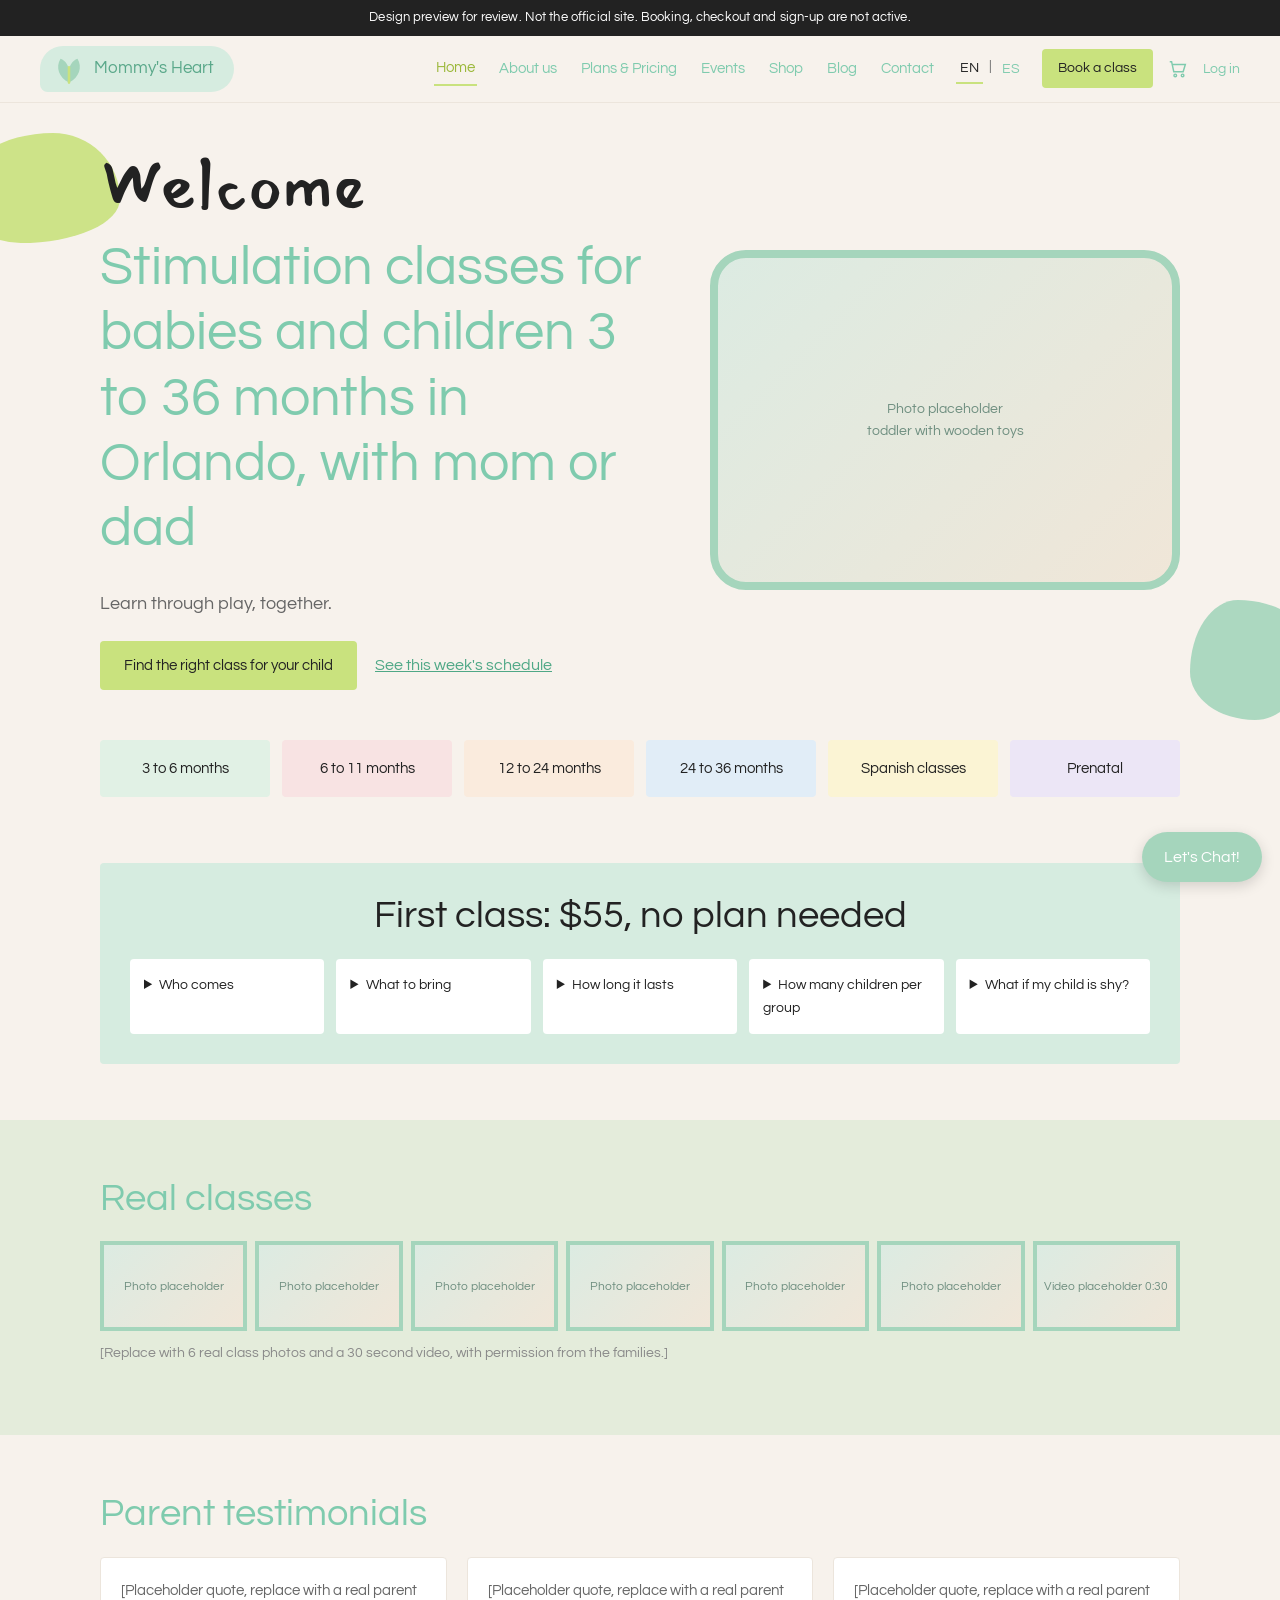
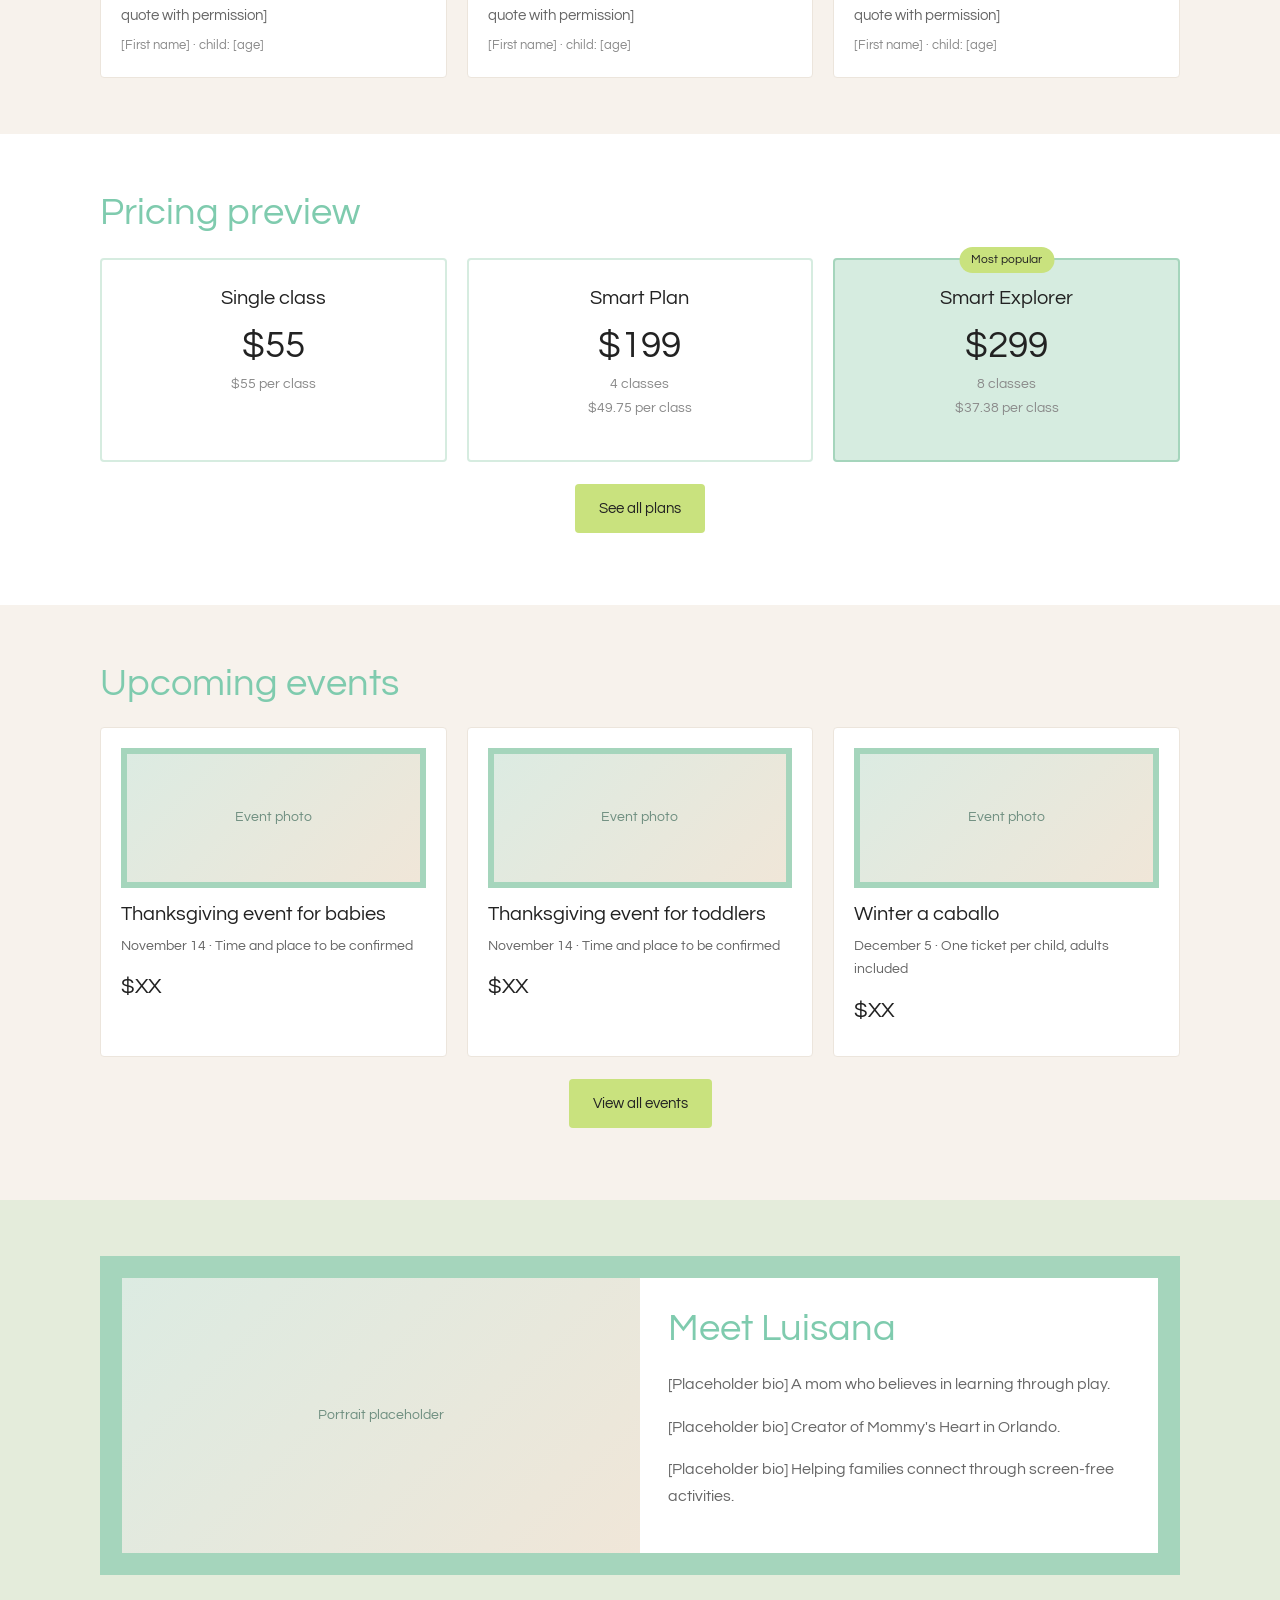
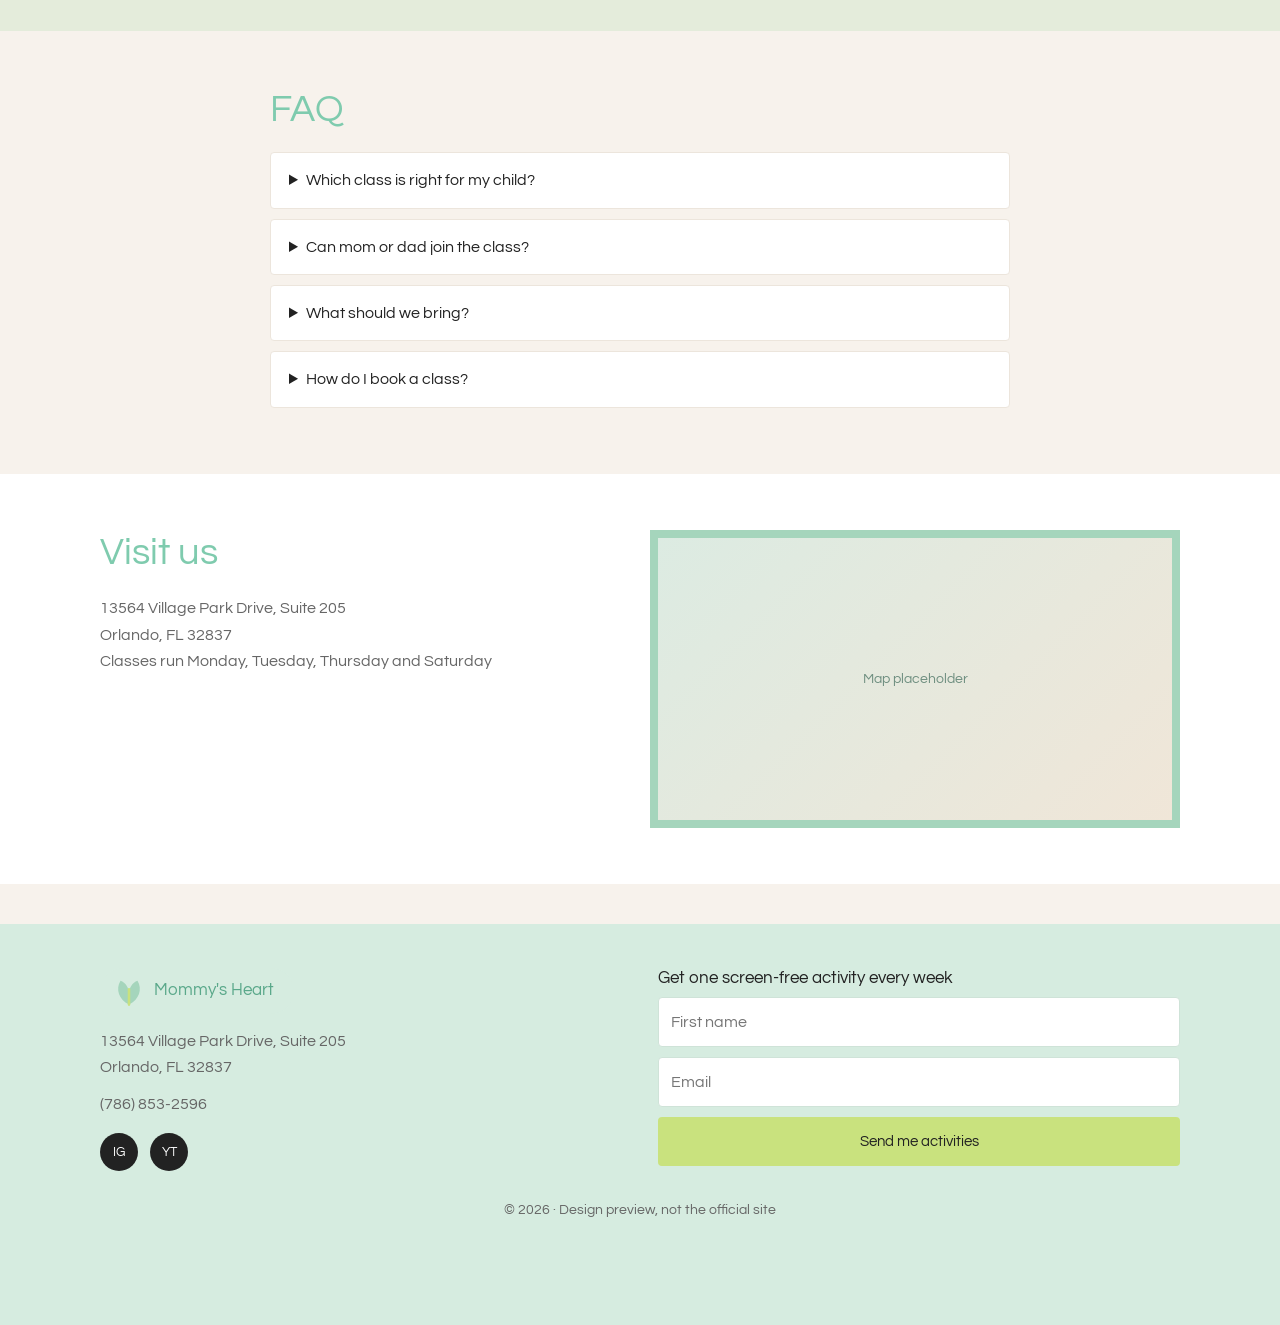
<file: index.html>
<!doctype html>
<html lang="en">
<head>
<meta charset="utf-8">
<meta name="viewport" content="width=device-width,initial-scale=1">
<meta name="robots" content="noindex, nofollow">
<title>Home | Mommy's Heart redesign preview</title>
<link rel="preconnect" href="https://fonts.googleapis.com">
<link href="https://fonts.googleapis.com/css2?family=Questrial&family=Mansalva&display=swap" rel="stylesheet">
<link rel="stylesheet" href="assets/css/styles.css">
</head>
<body data-page="home">
<main>

<section class="section hero">
  <span class="blob lime" style="width:160px;height:110px;left:-40px;top:30px"></span>
  <span class="blob mint" style="width:120px;height:120px;right:-30px;bottom:10px"></span>
  <div class="wrap hero-grid">
    <div>
      <span class="script">Welcome</span>
      <h1 data-i18n="home.h1">Stimulation classes for babies and children 3 to 36 months in Orlando, with mom or dad</h1>
      <p class="lead" data-i18n="home.sub">Learn through play, together.</p>
      <div class="cta-row">
        <a class="btn" href="book.html" data-i18n="home.cta">Find the right class for your child</a>
        <a class="link" href="book.html#calendar" data-i18n="home.sched">See this week's schedule</a>
      </div>
    </div>
    <div class="ph round tall" role="img" aria-label="Photo placeholder: toddler playing with wooden toys">Photo placeholder<br>toddler with wooden toys</div>
  </div>
</section>

<section class="section" style="padding-top:10px">
  <div class="wrap">
    <div class="age-row">
      <a class="age a1" href="book.html#group">3 to 6 months</a>
      <a class="age a2" href="book.html#group">6 to 11 months</a>
      <a class="age a3" href="book.html#group">12 to 24 months</a>
      <a class="age a4" href="book.html#group">24 to 36 months</a>
      <a class="age a5" href="book.html#spanish">Spanish classes</a>
      <a class="age a6" href="book.html#prenatal">Prenatal</a>
    </div>
  </div>
</section>

<section class="section" style="padding-top:10px">
  <div class="wrap">
    <div class="first">
      <h2 data-i18n="home.first">First class: $55, no plan needed</h2>
      <div class="five">
        <details><summary>Who comes</summary><p class="muted" style="margin-top:8px">[Placeholder answer: child with a parent or caregiver.]</p></details>
        <details><summary>What to bring</summary><p class="muted" style="margin-top:8px">[Placeholder answer: to be confirmed.]</p></details>
        <details><summary>How long it lasts</summary><p class="muted" style="margin-top:8px">1 hour.</p></details>
        <details><summary>How many children per group</summary><p class="muted" style="margin-top:8px">[To be confirmed.]</p></details>
        <details><summary>What if my child is shy?</summary><p class="muted" style="margin-top:8px">[Placeholder answer: to be confirmed.]</p></details>
      </div>
    </div>
  </div>
</section>

<section class="section sage">
  <div class="wrap">
    <h2 data-i18n="home.real">Real classes</h2>
    <div class="strip">
      <div class="ph">Photo placeholder</div><div class="ph">Photo placeholder</div><div class="ph">Photo placeholder</div><div class="ph">Photo placeholder</div><div class="ph">Photo placeholder</div><div class="ph">Photo placeholder</div><div class="ph">Video placeholder 0:30</div>
    </div>
    <p class="muted" style="margin-top:10px">[Replace with 6 real class photos and a 30 second video, with permission from the families.]</p>
  </div>
</section>

<section class="section">
  <div class="wrap">
    <h2 data-i18n="home.testi">Parent testimonials</h2>
    <div class="grid g3">
      <div class="quote">[Placeholder quote, replace with a real parent quote with permission]<small>[First name] &middot; child: [age]</small></div>
      <div class="quote">[Placeholder quote, replace with a real parent quote with permission]<small>[First name] &middot; child: [age]</small></div>
      <div class="quote">[Placeholder quote, replace with a real parent quote with permission]<small>[First name] &middot; child: [age]</small></div>
    </div>
  </div>
</section>

<section class="section white">
  <div class="wrap">
    <h2 data-i18n="home.pricing">Pricing preview</h2>
    <div class="grid g3" style="margin-top:22px">
      <div class="plan"><h3>Single class</h3><div class="big">$55</div><p class="muted">$55 per class</p></div>
      <div class="plan"><h3>Smart Plan</h3><div class="big">$199</div><p class="muted">4 classes<br>$49.75 per class</p></div>
      <div class="plan featured"><span class="badge pop" data-i18n="plans.pop">Most popular</span><h3>Smart Explorer</h3><div class="big">$299</div><p class="muted">8 classes<br>$37.38 per class</p></div>
    </div>
    <p style="text-align:center;margin-top:22px"><a class="btn" href="plans.html" data-i18n="btn.plans">See all plans</a></p>
  </div>
</section>

<section class="section">
  <div class="wrap">
    <h2 data-i18n="home.events">Upcoming events</h2>
    <div class="grid g3">
      <div class="card"><div class="ph">Event photo</div><h3>Thanksgiving event for babies</h3><p class="meta">November 14 &middot; Time and place to be confirmed</p><p class="price">$XX</p></div>
      <div class="card"><div class="ph">Event photo</div><h3>Thanksgiving event for toddlers</h3><p class="meta">November 14 &middot; Time and place to be confirmed</p><p class="price">$XX</p></div>
      <div class="card"><div class="ph">Event photo</div><h3>Winter a caballo</h3><p class="meta">December 5 &middot; One ticket per child, adults included</p><p class="price">$XX</p></div>
    </div>
    <p style="text-align:center;margin-top:22px"><a class="btn" href="events.html" data-i18n="btn.events">View all events</a></p>
  </div>
</section>

<section class="section sage">
  <div class="wrap">
    <div class="frame"><div class="frame-in">
      <div class="ph" style="border:0;min-height:260px" role="img" aria-label="Portrait placeholder">Portrait placeholder</div>
      <div class="txt"><h2 data-i18n="home.luisana">Meet Luisana</h2>
      <p>[Placeholder bio] A mom who believes in learning through play.</p>
      <p>[Placeholder bio] Creator of Mommy's Heart in Orlando.</p>
      <p>[Placeholder bio] Helping families connect through screen-free activities.</p></div>
    </div></div>
  </div>
</section>

<section class="section">
  <div class="wrap" style="max-width:780px">
    <h2 data-i18n="home.faq">FAQ</h2>
    <details class="faq"><summary>Which class is right for my child?</summary><p class="muted" style="margin-top:8px">[Placeholder answer: pick by age, see the Book a class page.]</p></details>
    <details class="faq"><summary>Can mom or dad join the class?</summary><p class="muted" style="margin-top:8px">[Placeholder answer.]</p></details>
    <details class="faq"><summary>What should we bring?</summary><p class="muted" style="margin-top:8px">[Placeholder answer.]</p></details>
    <details class="faq"><summary>How do I book a class?</summary><p class="muted" style="margin-top:8px">Choose your child's age, pick a day on the calendar, then a time.</p></details>
  </div>
</section>

<section class="section white">
  <div class="wrap grid g2">
    <div>
      <h2 data-i18n="home.visit">Visit us</h2>
      <address style="font-style:normal">13564 Village Park Drive, Suite 205<br>Orlando, FL 32837</address>
      <p data-i18n="home.days">Classes run Monday, Tuesday, Thursday and Saturday</p>
    </div>
    <div class="ph wide" role="img" aria-label="Map placeholder">Map placeholder</div>
  </div>
</section>

</main>
<script src="assets/js/i18n.js"></script>
<script src="assets/js/main.js"></script>
</body>
</html>
</file>
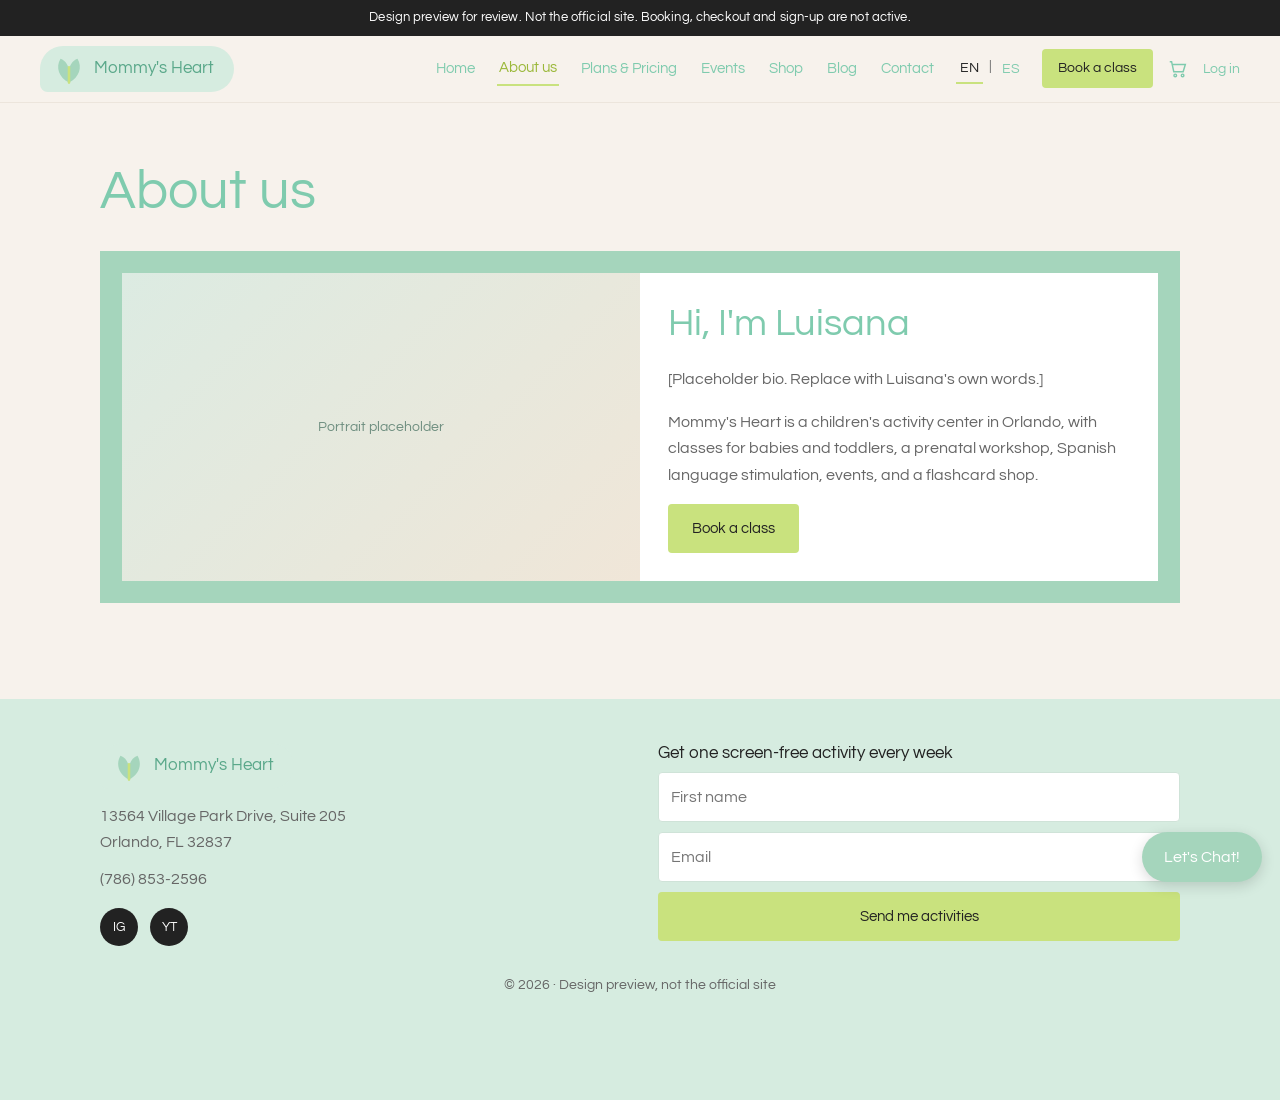
<file: about.html>
<!doctype html>
<html lang="en">
<head>
<meta charset="utf-8">
<meta name="viewport" content="width=device-width,initial-scale=1">
<meta name="robots" content="noindex, nofollow">
<title>About us | Mommy's Heart redesign preview</title>
<link rel="preconnect" href="https://fonts.googleapis.com">
<link href="https://fonts.googleapis.com/css2?family=Questrial&family=Mansalva&display=swap" rel="stylesheet">
<link rel="stylesheet" href="assets/css/styles.css">
</head>
<body data-page="about">
<main>

<section class="section">
  <div class="wrap">
    <h1>About us</h1>
    <div class="frame"><div class="frame-in">
      <div class="ph" style="border:0;min-height:260px">Portrait placeholder</div>
      <div class="txt"><h2>Hi, I'm Luisana</h2><p>[Placeholder bio. Replace with Luisana's own words.]</p><p>Mommy's Heart is a children's activity center in Orlando, with classes for babies and toddlers, a prenatal workshop, Spanish language stimulation, events, and a flashcard shop.</p><a class="btn" href="book.html" data-i18n="btn.book">Book a class</a></div>
    </div></div>
  </div>
</section>

</main>
<script src="assets/js/i18n.js"></script>
<script src="assets/js/main.js"></script>
</body>
</html>
</file>
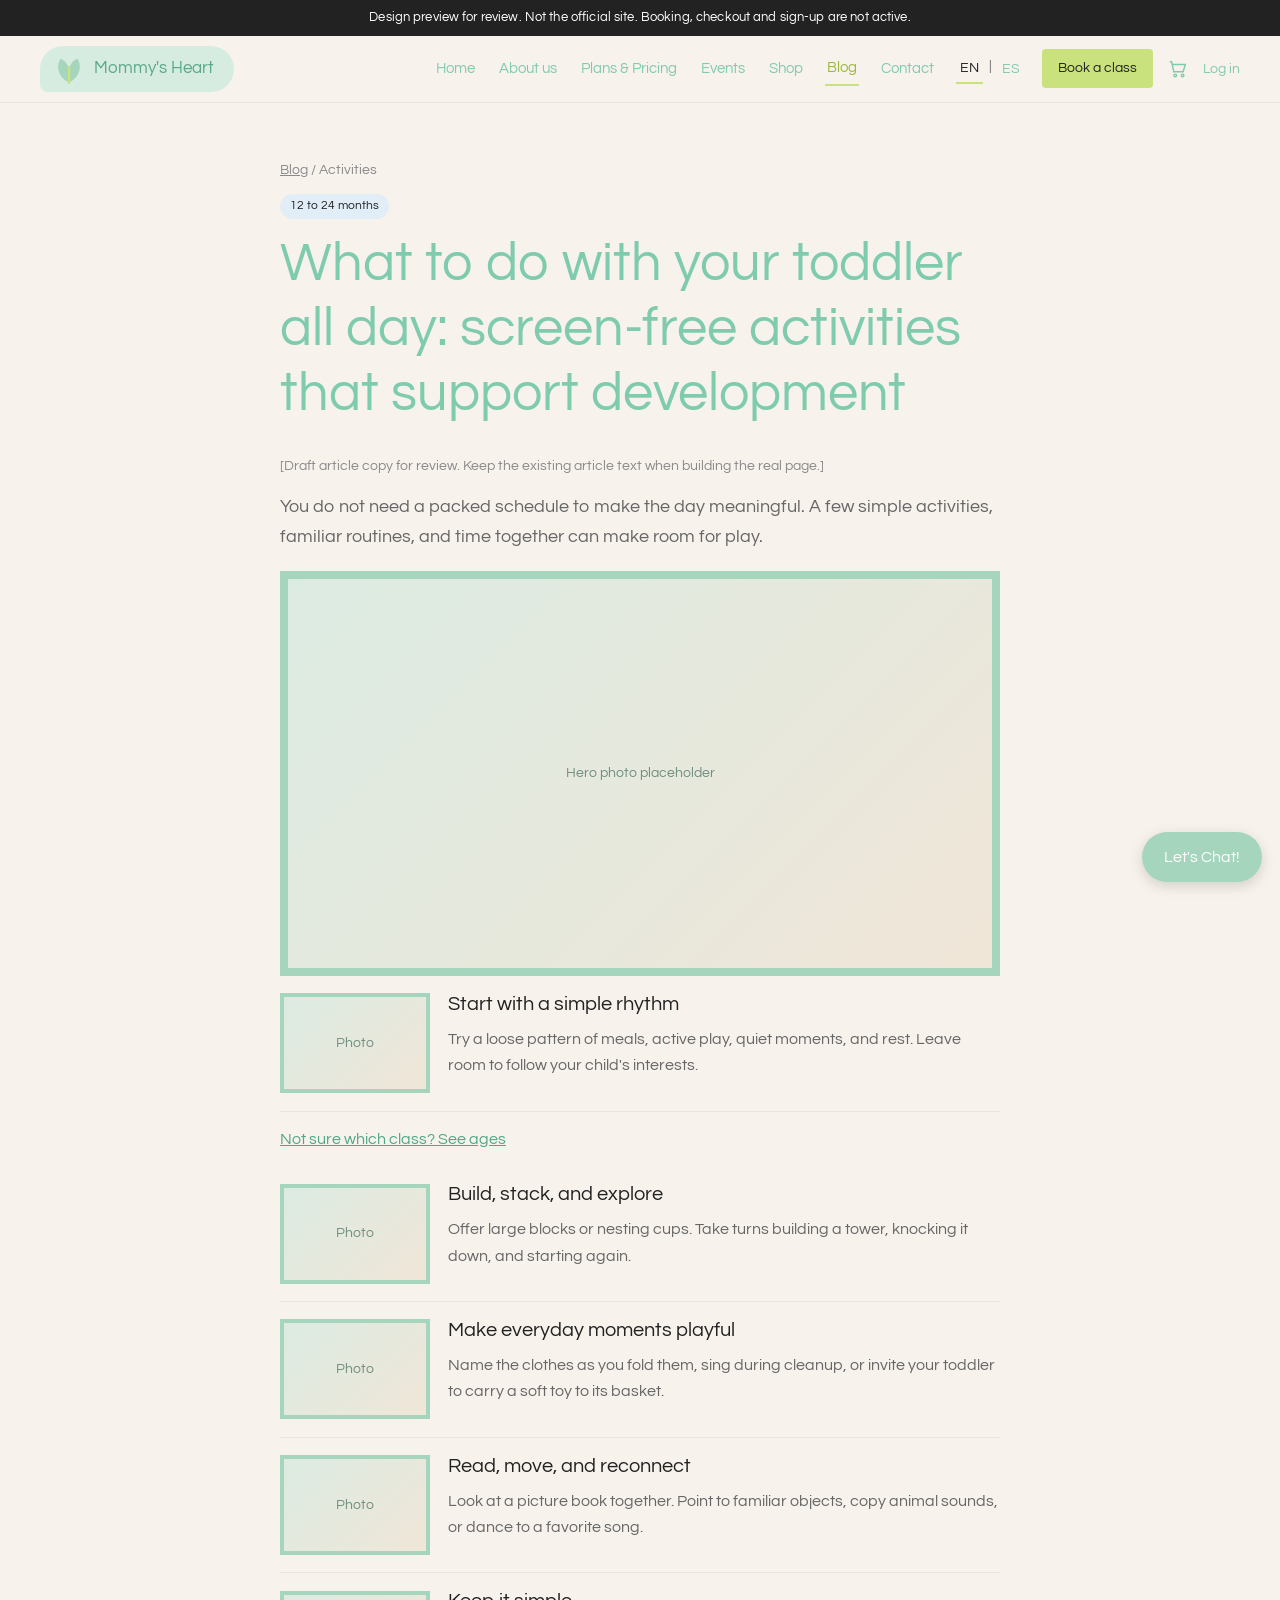
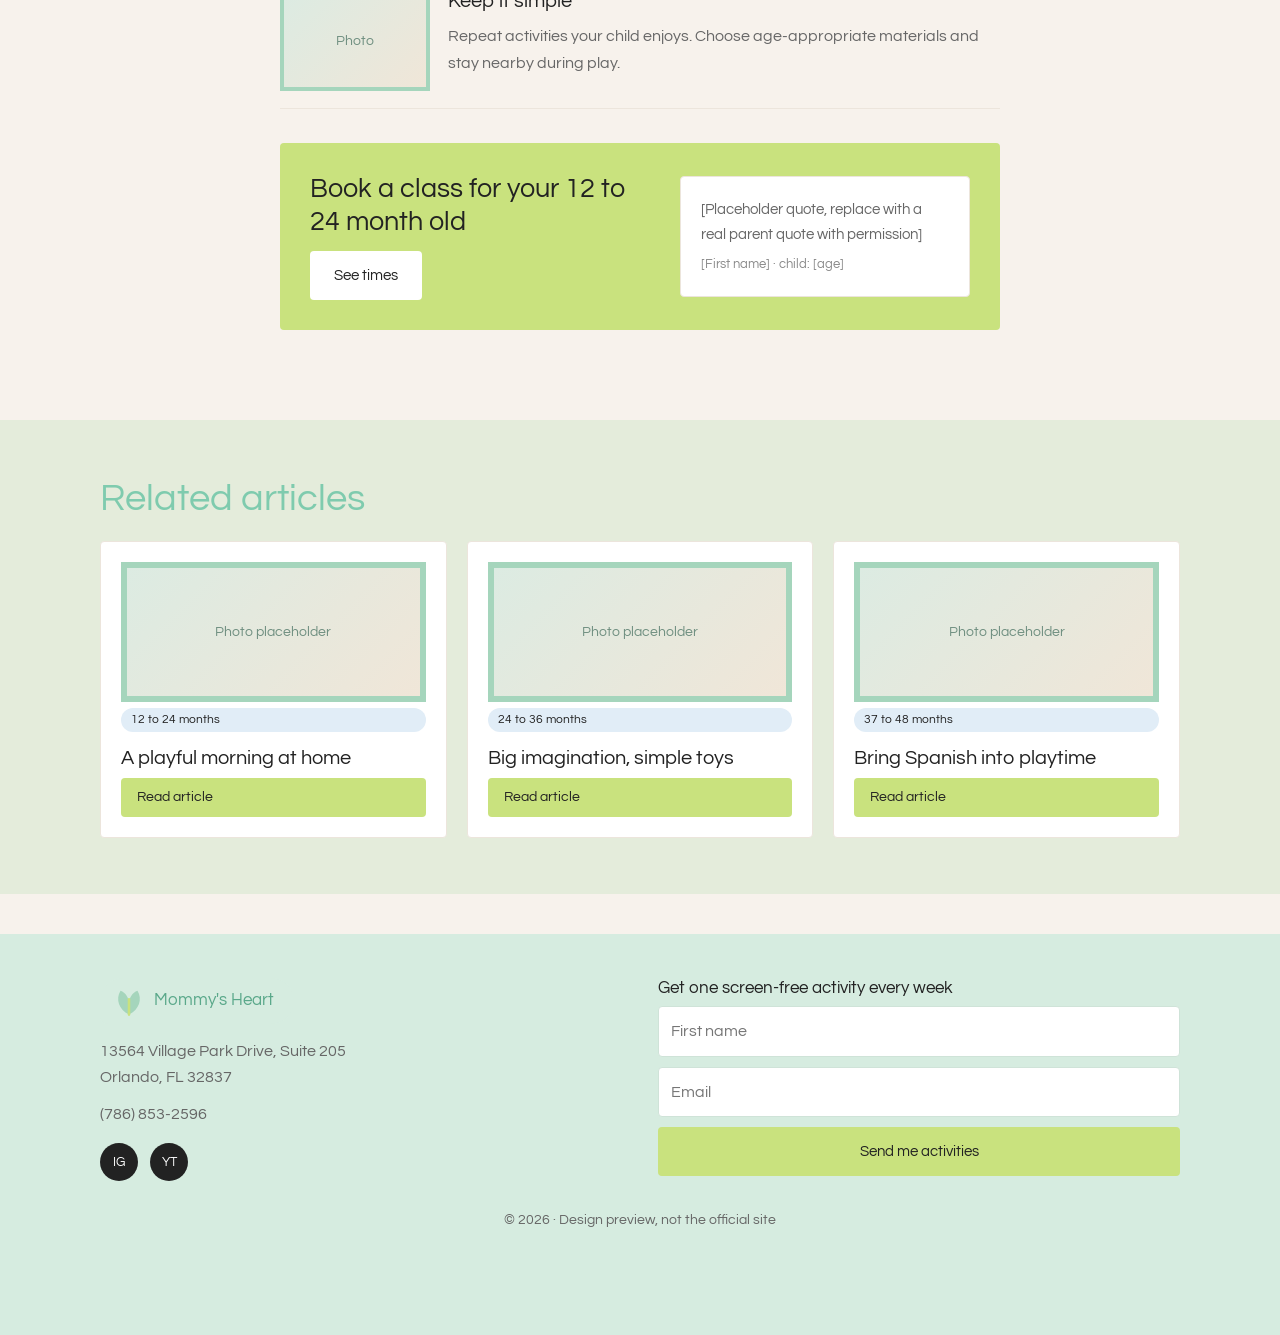
<file: blog-article.html>
<!doctype html>
<html lang="en">
<head>
<meta charset="utf-8">
<meta name="viewport" content="width=device-width,initial-scale=1">
<meta name="robots" content="noindex, nofollow">
<title>Article | Mommy's Heart redesign preview</title>
<link rel="preconnect" href="https://fonts.googleapis.com">
<link href="https://fonts.googleapis.com/css2?family=Questrial&family=Mansalva&display=swap" rel="stylesheet">
<link rel="stylesheet" href="assets/css/styles.css">
</head>
<body data-page="article">
<main>

<section class="section">
  <div class="wrap article">
    <p class="crumbs"><a href="blog.html">Blog</a> / Activities</p>
    <span class="tag">12 to 24 months</span>
    <h1 style="margin-top:12px">What to do with your toddler all day: screen-free activities that support development</h1>
    <p class="muted">[Draft article copy for review. Keep the existing article text when building the real page.]</p>
    <p class="lead">You do not need a packed schedule to make the day meaningful. A few simple activities, familiar routines, and time together can make room for play.</p>
    <div class="ph wide" role="img" aria-label="Photo placeholder">Hero photo placeholder</div>

    <div class="tip"><div class="ph">Photo</div><div><h3>Start with a simple rhythm</h3><p>Try a loose pattern of meals, active play, quiet moments, and rest. Leave room to follow your child's interests.</p></div></div>
    <p style="margin:14px 0"><a class="link" href="book.html#group" data-i18n="art.mid">Not sure which class? See ages</a></p>
    <div class="tip"><div class="ph">Photo</div><div><h3>Build, stack, and explore</h3><p>Offer large blocks or nesting cups. Take turns building a tower, knocking it down, and starting again.</p></div></div>
    <div class="tip"><div class="ph">Photo</div><div><h3>Make everyday moments playful</h3><p>Name the clothes as you fold them, sing during cleanup, or invite your toddler to carry a soft toy to its basket.</p></div></div>
    <div class="tip"><div class="ph">Photo</div><div><h3>Read, move, and reconnect</h3><p>Look at a picture book together. Point to familiar objects, copy animal sounds, or dance to a favorite song.</p></div></div>
    <div class="tip"><div class="ph">Photo</div><div><h3>Keep it simple</h3><p>Repeat activities your child enjoys. Choose age-appropriate materials and stay nearby during play.</p></div></div>

    <div class="cta-box">
      <div><h2 data-i18n="art.cta">Book a class for your 12 to 24 month old</h2><a class="btn" style="background:var(--white)" href="book.html#calendar" data-i18n="btn.times">See times</a></div>
      <div class="quote">[Placeholder quote, replace with a real parent quote with permission]<small>[First name] &middot; child: [age]</small></div>
    </div>
  </div>
</section>

<section class="section sage">
  <div class="wrap">
    <h2>Related articles</h2>
    <div class="grid g3">
      <article class="card"><div class="ph">Photo placeholder</div><span class="tag">12 to 24 months</span><h3>A playful morning at home</h3><a class="btn small" href="blog-article.html" data-i18n="btn.read">Read article</a></article>
      <article class="card"><div class="ph">Photo placeholder</div><span class="tag">24 to 36 months</span><h3>Big imagination, simple toys</h3><a class="btn small" href="blog-article.html" data-i18n="btn.read">Read article</a></article>
      <article class="card"><div class="ph">Photo placeholder</div><span class="tag">37 to 48 months</span><h3>Bring Spanish into playtime</h3><a class="btn small" href="blog-article.html" data-i18n="btn.read">Read article</a></article>
    </div>
  </div>
</section>

</main>
<script src="assets/js/i18n.js"></script>
<script src="assets/js/main.js"></script>
</body>
</html>
</file>
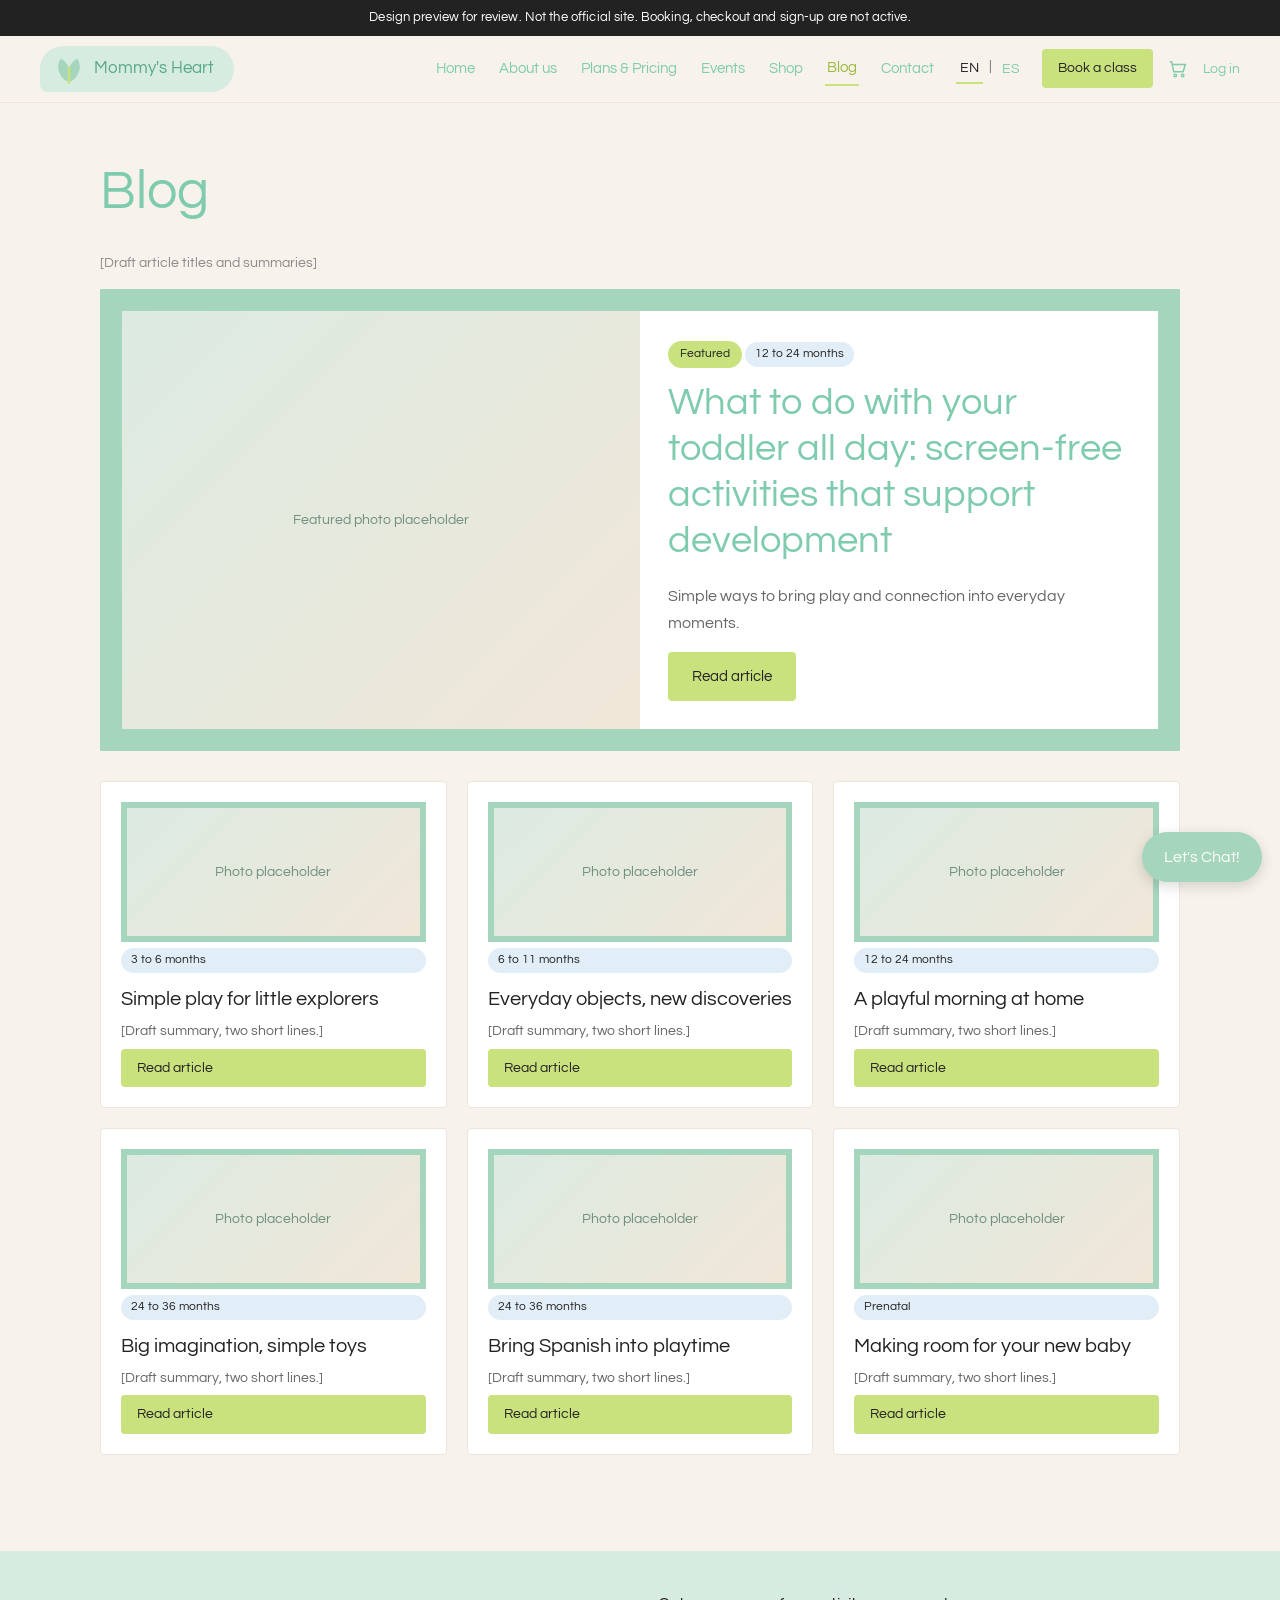
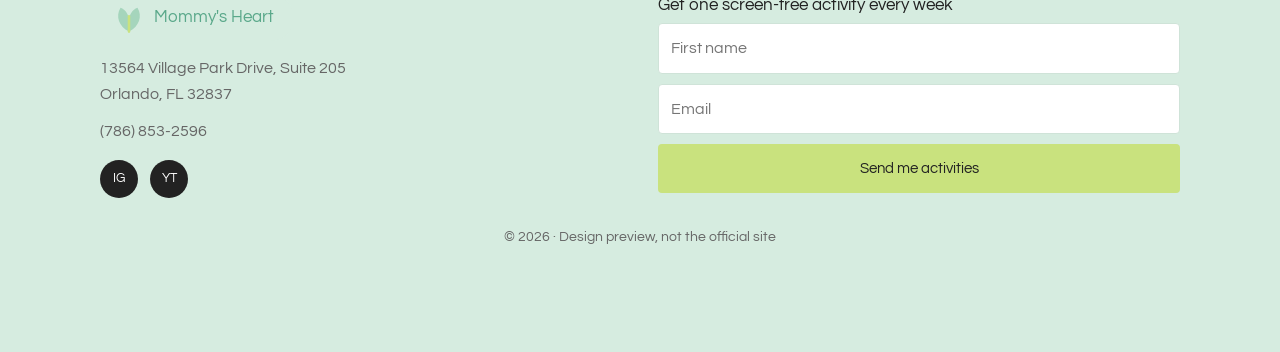
<file: blog.html>
<!doctype html>
<html lang="en">
<head>
<meta charset="utf-8">
<meta name="viewport" content="width=device-width,initial-scale=1">
<meta name="robots" content="noindex, nofollow">
<title>Blog | Mommy's Heart redesign preview</title>
<link rel="preconnect" href="https://fonts.googleapis.com">
<link href="https://fonts.googleapis.com/css2?family=Questrial&family=Mansalva&display=swap" rel="stylesheet">
<link rel="stylesheet" href="assets/css/styles.css">
</head>
<body data-page="blog">
<main>

<section class="section" style="padding-bottom:20px">
  <div class="wrap">
    <h1 data-i18n="blog.h1">Blog</h1>
    <p class="muted">[Draft article titles and summaries]</p>
    <div class="frame"><div class="frame-in">
      <div class="ph" style="border:0;min-height:240px">Featured photo placeholder</div>
      <div class="txt"><span class="badge">Featured</span> <span class="tag">12 to 24 months</span>
        <h2 style="margin-top:12px">What to do with your toddler all day: screen-free activities that support development</h2>
        <p>Simple ways to bring play and connection into everyday moments.</p>
        <a class="btn" href="blog-article.html" data-i18n="btn.read">Read article</a></div>
    </div></div>
  </div>
</section>

<section class="section" style="padding-top:10px">
  <div class="wrap">
    <div class="grid g3">
      <article class="card"><div class="ph">Photo placeholder</div><span class="tag">3 to 6 months</span><h3>Simple play for little explorers</h3><p class="meta">[Draft summary, two short lines.]</p><a class="btn small" href="blog-article.html" data-i18n="btn.read">Read article</a></article>
      <article class="card"><div class="ph">Photo placeholder</div><span class="tag">6 to 11 months</span><h3>Everyday objects, new discoveries</h3><p class="meta">[Draft summary, two short lines.]</p><a class="btn small" href="blog-article.html" data-i18n="btn.read">Read article</a></article>
      <article class="card"><div class="ph">Photo placeholder</div><span class="tag">12 to 24 months</span><h3>A playful morning at home</h3><p class="meta">[Draft summary, two short lines.]</p><a class="btn small" href="blog-article.html" data-i18n="btn.read">Read article</a></article>
      <article class="card"><div class="ph">Photo placeholder</div><span class="tag">24 to 36 months</span><h3>Big imagination, simple toys</h3><p class="meta">[Draft summary, two short lines.]</p><a class="btn small" href="blog-article.html" data-i18n="btn.read">Read article</a></article>
      <article class="card"><div class="ph">Photo placeholder</div><span class="tag">24 to 36 months</span><h3>Bring Spanish into playtime</h3><p class="meta">[Draft summary, two short lines.]</p><a class="btn small" href="blog-article.html" data-i18n="btn.read">Read article</a></article>
      <article class="card"><div class="ph">Photo placeholder</div><span class="tag">Prenatal</span><h3>Making room for your new baby</h3><p class="meta">[Draft summary, two short lines.]</p><a class="btn small" href="blog-article.html" data-i18n="btn.read">Read article</a></article>
    </div>
  </div>
</section>

</main>
<script src="assets/js/i18n.js"></script>
<script src="assets/js/main.js"></script>
</body>
</html>
</file>
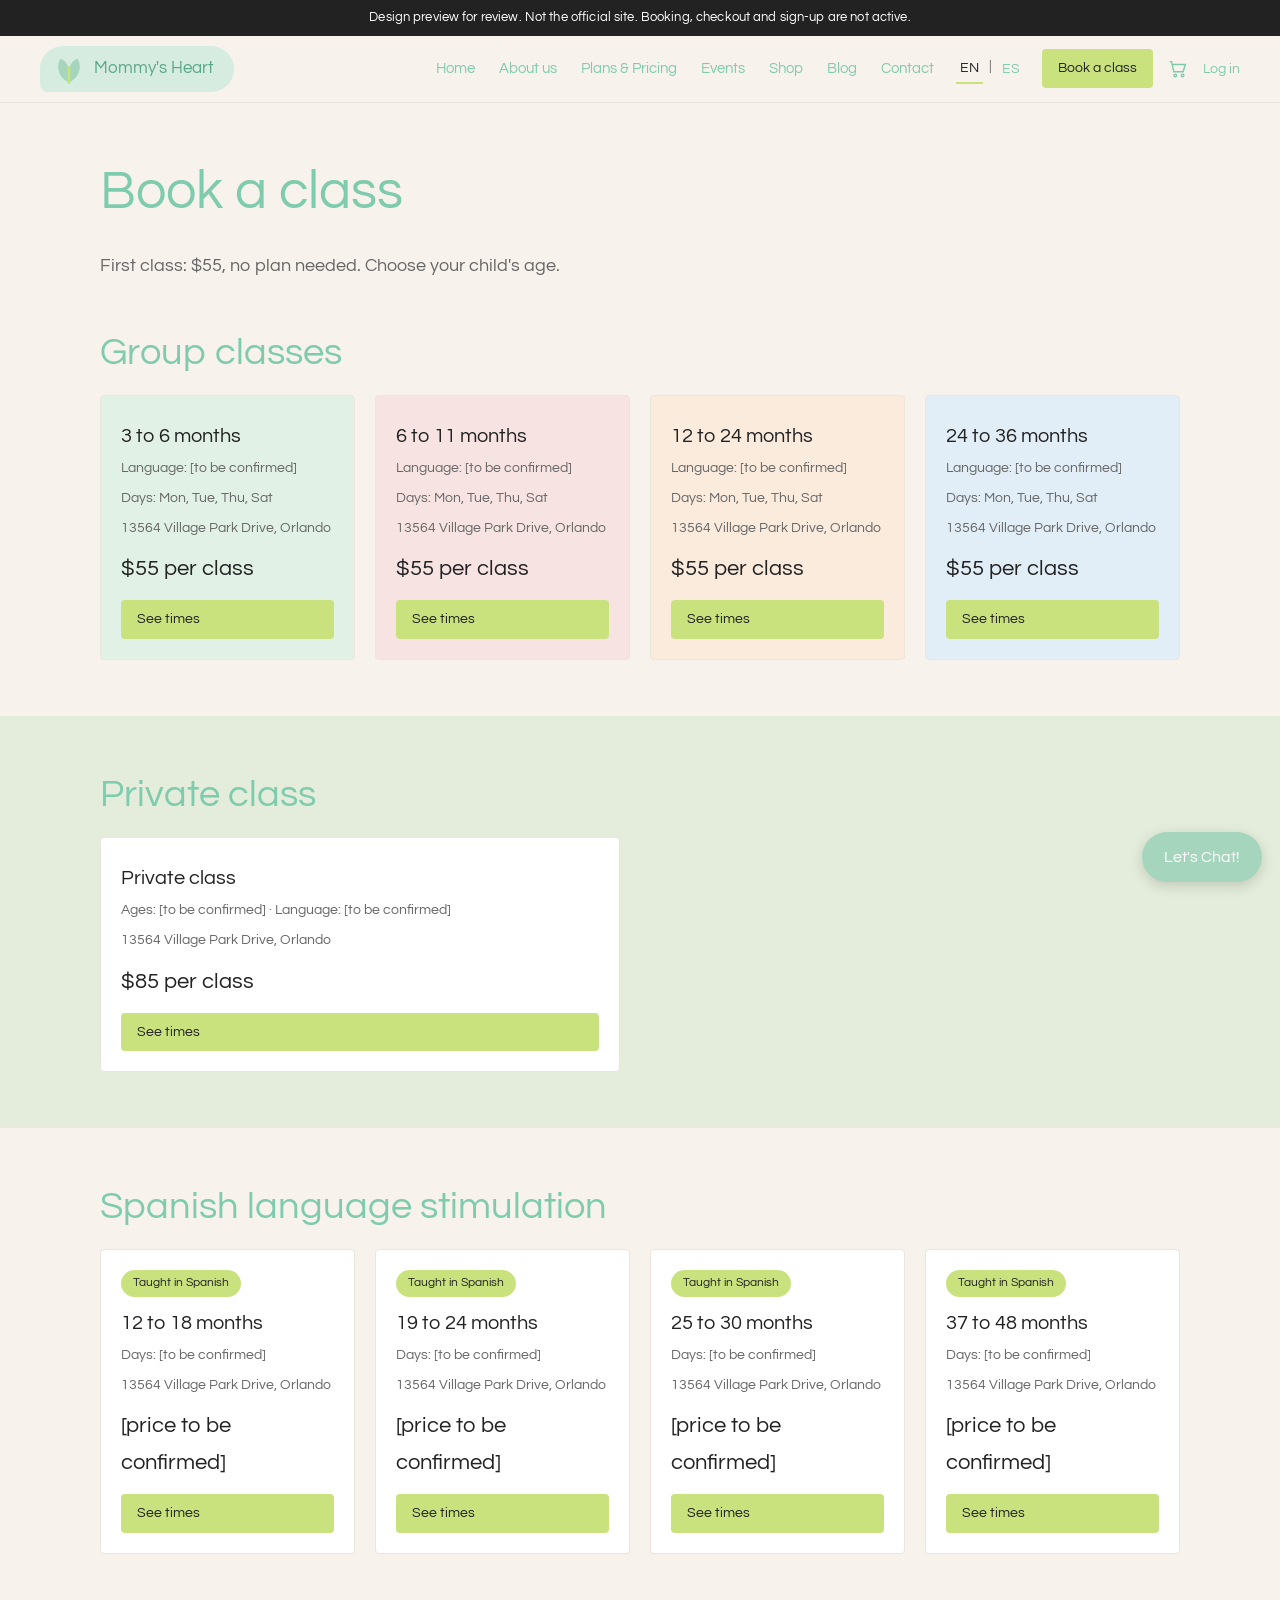
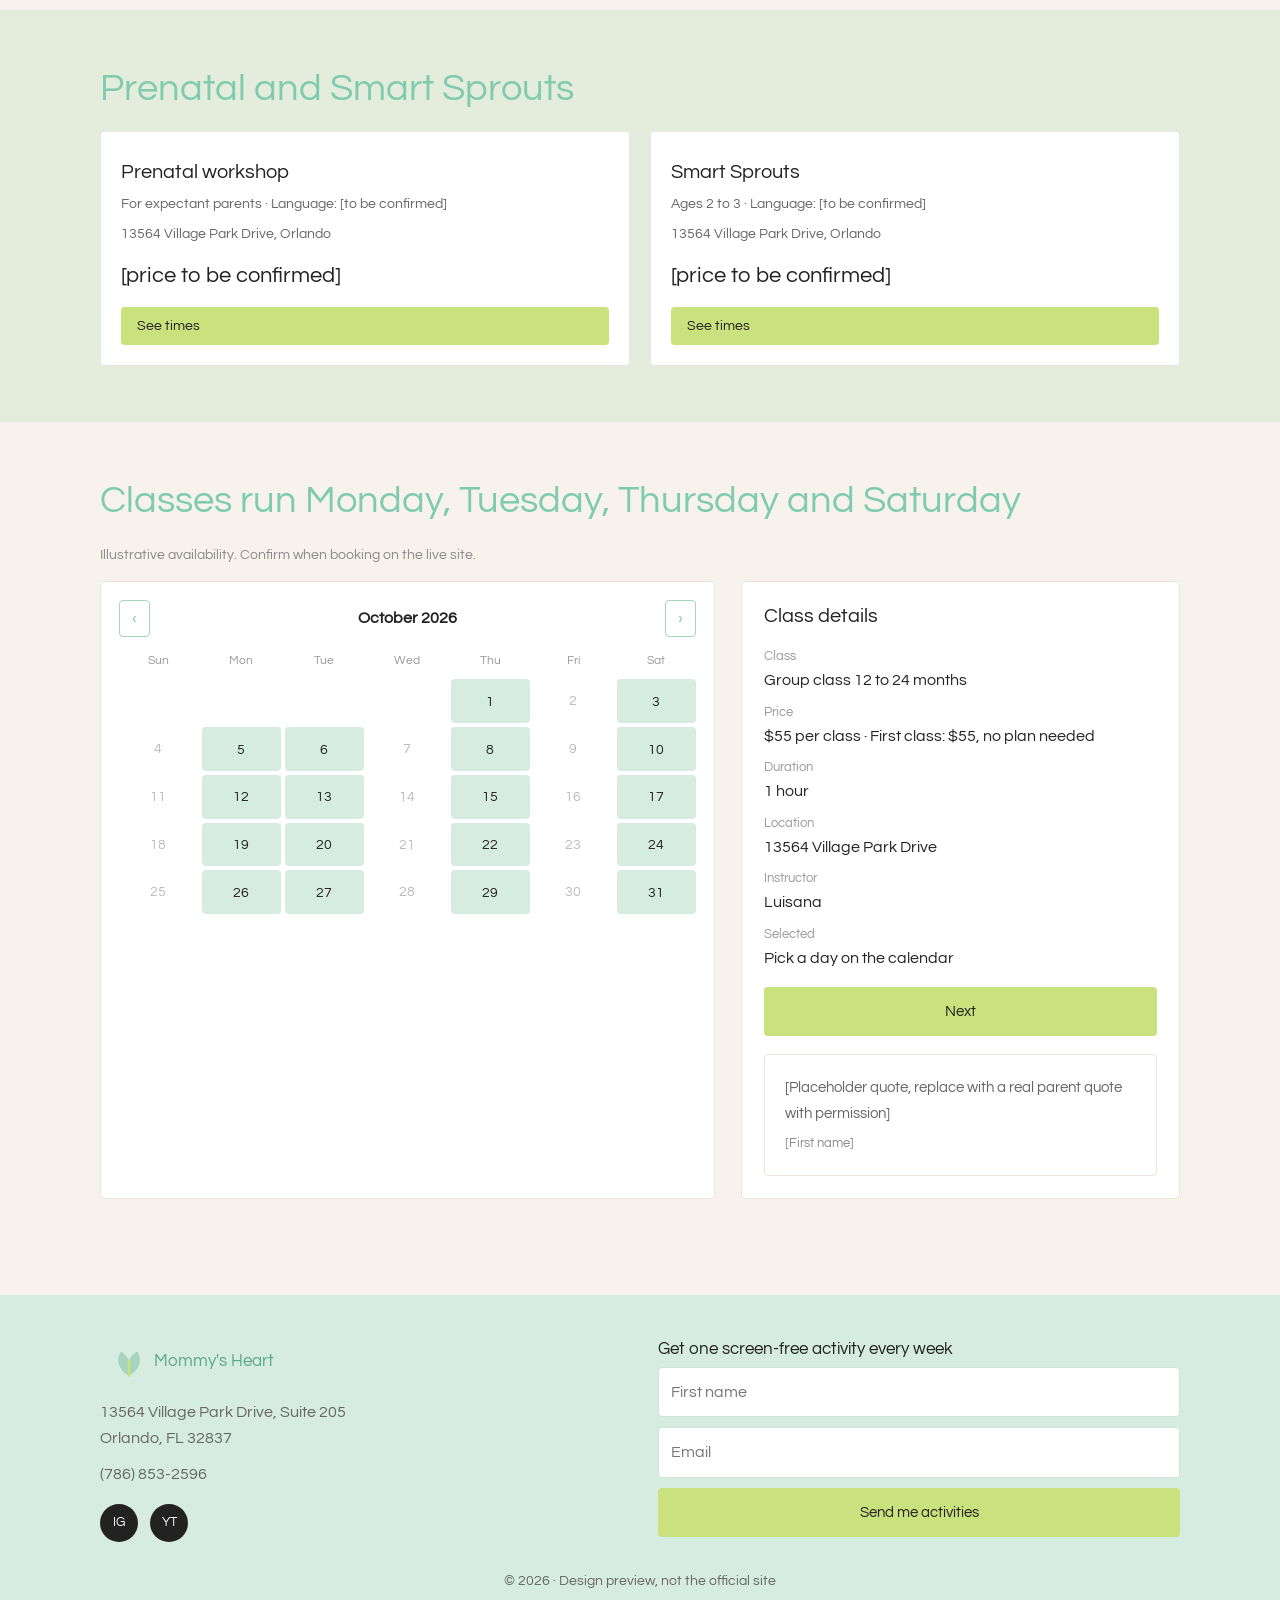
<file: book.html>
<!doctype html>
<html lang="en">
<head>
<meta charset="utf-8">
<meta name="viewport" content="width=device-width,initial-scale=1">
<meta name="robots" content="noindex, nofollow">
<title>Book a class | Mommy's Heart redesign preview</title>
<link rel="preconnect" href="https://fonts.googleapis.com">
<link href="https://fonts.googleapis.com/css2?family=Questrial&family=Mansalva&display=swap" rel="stylesheet">
<link rel="stylesheet" href="assets/css/styles.css">
</head>
<body data-page="book">
<main>

<section class="section" style="padding-bottom:20px">
  <div class="wrap">
    <h1 data-i18n="book.h1">Book a class</h1>
    <p class="lead" data-i18n="book.sub">First class: $55, no plan needed. Choose your child's age.</p>
  </div>
</section>

<section class="section" id="group" style="padding-top:10px">
  <div class="wrap">
    <h2 data-i18n="book.group">Group classes</h2>
    <div class="grid g4">
      <div class="card" style="background:var(--age-green)"><h3>3 to 6 months</h3><p class="meta">Language: [to be confirmed]</p><p class="meta">Days: Mon, Tue, Thu, Sat</p><p class="meta">13564 Village Park Drive, Orlando</p><p class="price">$55 per class</p><a class="btn small" href="#calendar" data-i18n="btn.times">See times</a></div>
      <div class="card" style="background:var(--age-pink)"><h3>6 to 11 months</h3><p class="meta">Language: [to be confirmed]</p><p class="meta">Days: Mon, Tue, Thu, Sat</p><p class="meta">13564 Village Park Drive, Orlando</p><p class="price">$55 per class</p><a class="btn small" href="#calendar" data-i18n="btn.times">See times</a></div>
      <div class="card" style="background:var(--age-peach)"><h3>12 to 24 months</h3><p class="meta">Language: [to be confirmed]</p><p class="meta">Days: Mon, Tue, Thu, Sat</p><p class="meta">13564 Village Park Drive, Orlando</p><p class="price">$55 per class</p><a class="btn small" href="#calendar" data-i18n="btn.times">See times</a></div>
      <div class="card" style="background:var(--age-blue)"><h3>24 to 36 months</h3><p class="meta">Language: [to be confirmed]</p><p class="meta">Days: Mon, Tue, Thu, Sat</p><p class="meta">13564 Village Park Drive, Orlando</p><p class="price">$55 per class</p><a class="btn small" href="#calendar" data-i18n="btn.times">See times</a></div>
    </div>
  </div>
</section>

<section class="section sage" id="private">
  <div class="wrap">
    <h2 data-i18n="book.private">Private class</h2>
    <div class="card" style="max-width:520px"><h3>Private class</h3><p class="meta">Ages: [to be confirmed] &middot; Language: [to be confirmed]</p><p class="meta">13564 Village Park Drive, Orlando</p><p class="price">$85 per class</p><a class="btn small" href="#calendar" data-i18n="btn.times">See times</a></div>
  </div>
</section>

<section class="section" id="spanish">
  <div class="wrap">
    <h2 data-i18n="book.es">Spanish language stimulation</h2>
    <div class="grid g4">
      <div class="card"><span class="badge">Taught in Spanish</span><h3>12 to 18 months</h3><p class="meta">Days: [to be confirmed]</p><p class="meta">13564 Village Park Drive, Orlando</p><p class="price">[price to be confirmed]</p><a class="btn small" href="#calendar" data-i18n="btn.times">See times</a></div>
      <div class="card"><span class="badge">Taught in Spanish</span><h3>19 to 24 months</h3><p class="meta">Days: [to be confirmed]</p><p class="meta">13564 Village Park Drive, Orlando</p><p class="price">[price to be confirmed]</p><a class="btn small" href="#calendar" data-i18n="btn.times">See times</a></div>
      <div class="card"><span class="badge">Taught in Spanish</span><h3>25 to 30 months</h3><p class="meta">Days: [to be confirmed]</p><p class="meta">13564 Village Park Drive, Orlando</p><p class="price">[price to be confirmed]</p><a class="btn small" href="#calendar" data-i18n="btn.times">See times</a></div>
      <div class="card"><span class="badge">Taught in Spanish</span><h3>37 to 48 months</h3><p class="meta">Days: [to be confirmed]</p><p class="meta">13564 Village Park Drive, Orlando</p><p class="price">[price to be confirmed]</p><a class="btn small" href="#calendar" data-i18n="btn.times">See times</a></div>
    </div>
  </div>
</section>

<section class="section sage" id="prenatal">
  <div class="wrap">
    <h2 data-i18n="book.pre">Prenatal and Smart Sprouts</h2>
    <div class="grid g2">
      <div class="card"><h3>Prenatal workshop</h3><p class="meta">For expectant parents &middot; Language: [to be confirmed]</p><p class="meta">13564 Village Park Drive, Orlando</p><p class="price">[price to be confirmed]</p><a class="btn small" href="#calendar" data-i18n="btn.times">See times</a></div>
      <div class="card"><h3>Smart Sprouts</h3><p class="meta">Ages 2 to 3 &middot; Language: [to be confirmed]</p><p class="meta">13564 Village Park Drive, Orlando</p><p class="price">[price to be confirmed]</p><a class="btn small" href="#calendar" data-i18n="btn.times">See times</a></div>
    </div>
  </div>
</section>

<section class="section" id="calendar">
  <div class="wrap">
    <h2 data-i18n="home.days">Classes run Monday, Tuesday, Thursday and Saturday</h2>
    <p class="muted">Illustrative availability. Confirm when booking on the live site.</p>
    <div class="cal-wrap">
      <div class="cal" id="cal"></div>
      <aside class="side" aria-label="Class details">
        <h3>Class details</h3>
        <dl>
          <dt>Class</dt><dd>Group class 12 to 24 months</dd>
          <dt>Price</dt><dd>$55 per class &middot; First class: $55, no plan needed</dd>
          <dt>Duration</dt><dd>1 hour</dd>
          <dt>Location</dt><dd>13564 Village Park Drive</dd>
          <dt>Instructor</dt><dd>Luisana</dd>
          <dt>Selected</dt><dd id="sel-date">Pick a day on the calendar</dd>
        </dl>
        <a class="btn block" href="#" data-preview data-i18n="btn.next">Next</a>
        <div class="quote" style="margin-top:10px">[Placeholder quote, replace with a real parent quote with permission]<small>[First name]</small></div>
      </aside>
    </div>
  </div>
</section>

</main>
<script src="assets/js/i18n.js"></script>
<script src="assets/js/main.js"></script>
</body>
</html>
</file>
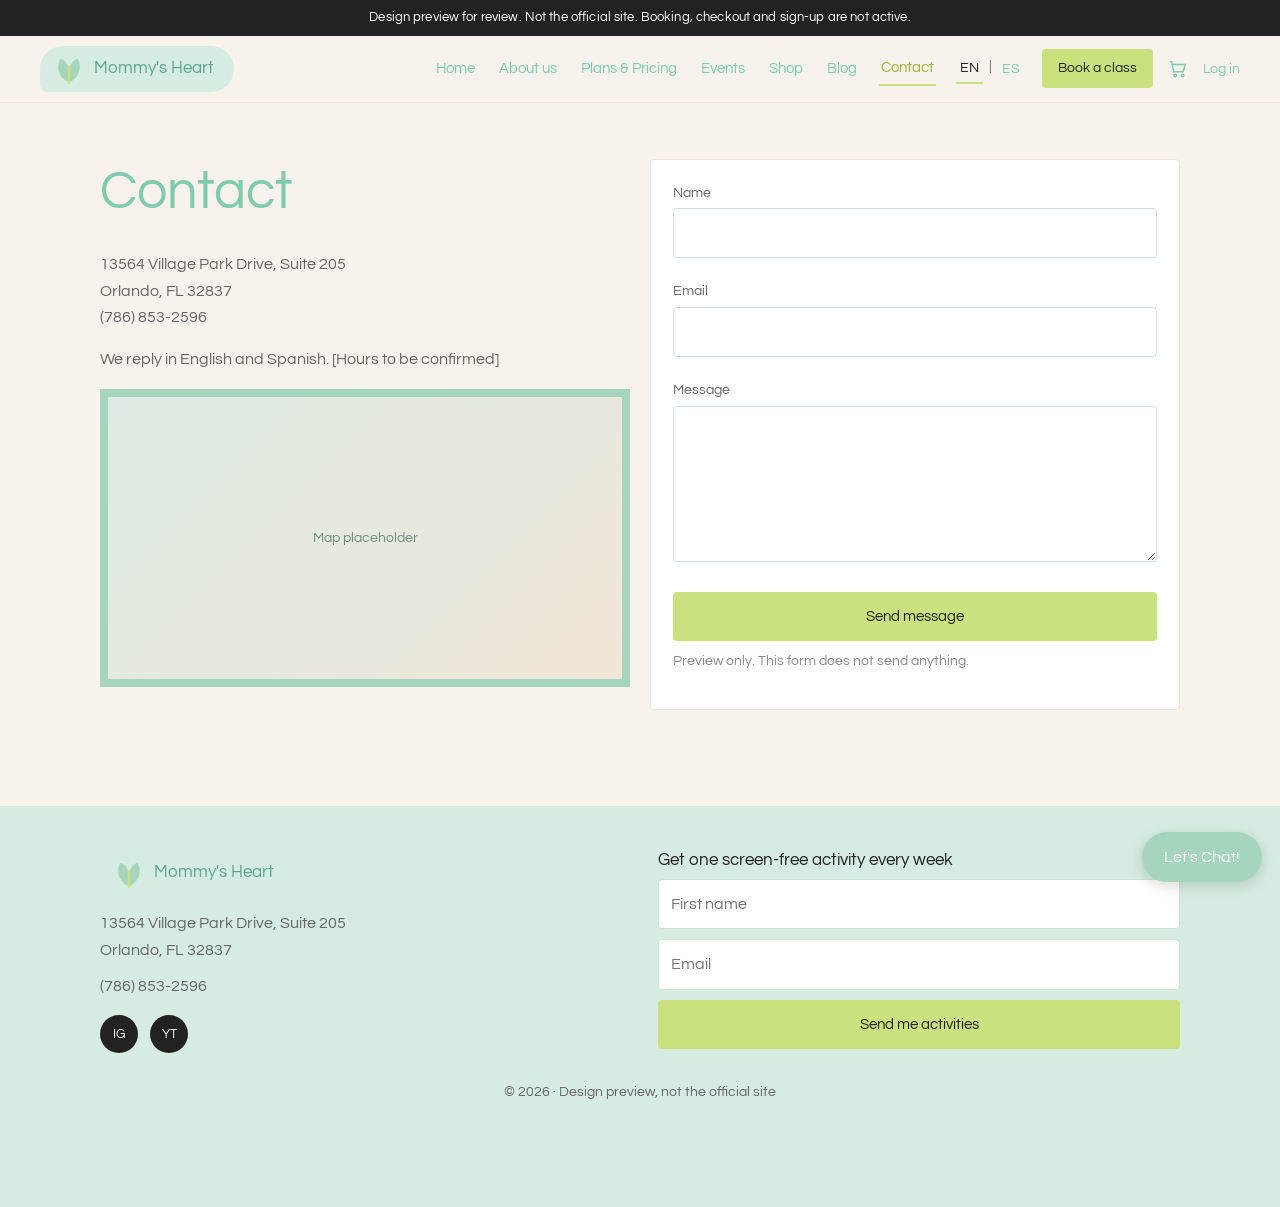
<file: contact.html>
<!doctype html>
<html lang="en">
<head>
<meta charset="utf-8">
<meta name="viewport" content="width=device-width,initial-scale=1">
<meta name="robots" content="noindex, nofollow">
<title>Contact | Mommy's Heart redesign preview</title>
<link rel="preconnect" href="https://fonts.googleapis.com">
<link href="https://fonts.googleapis.com/css2?family=Questrial&family=Mansalva&display=swap" rel="stylesheet">
<link rel="stylesheet" href="assets/css/styles.css">
</head>
<body data-page="contact">
<main>

<section class="section">
  <div class="wrap grid g2">
    <div>
      <h1>Contact</h1>
      <address style="font-style:normal">13564 Village Park Drive, Suite 205<br>Orlando, FL 32837</address>
      <p>(786) 853-2596</p>
      <p>We reply in English and Spanish. [Hours to be confirmed]</p>
      <div class="ph wide" role="img" aria-label="Map placeholder">Map placeholder</div>
    </div>
    <form data-preview-form class="side">
      <div class="field"><label for="cn">Name</label><input id="cn"></div>
      <div class="field"><label for="ce">Email</label><input id="ce" type="email"></div>
      <div class="field"><label for="cm">Message</label><textarea id="cm" rows="5"></textarea></div>
      <button class="btn" type="submit">Send message</button>
      <p class="muted">Preview only. This form does not send anything.</p>
    </form>
  </div>
</section>

</main>
<script src="assets/js/i18n.js"></script>
<script src="assets/js/main.js"></script>
</body>
</html>
</file>
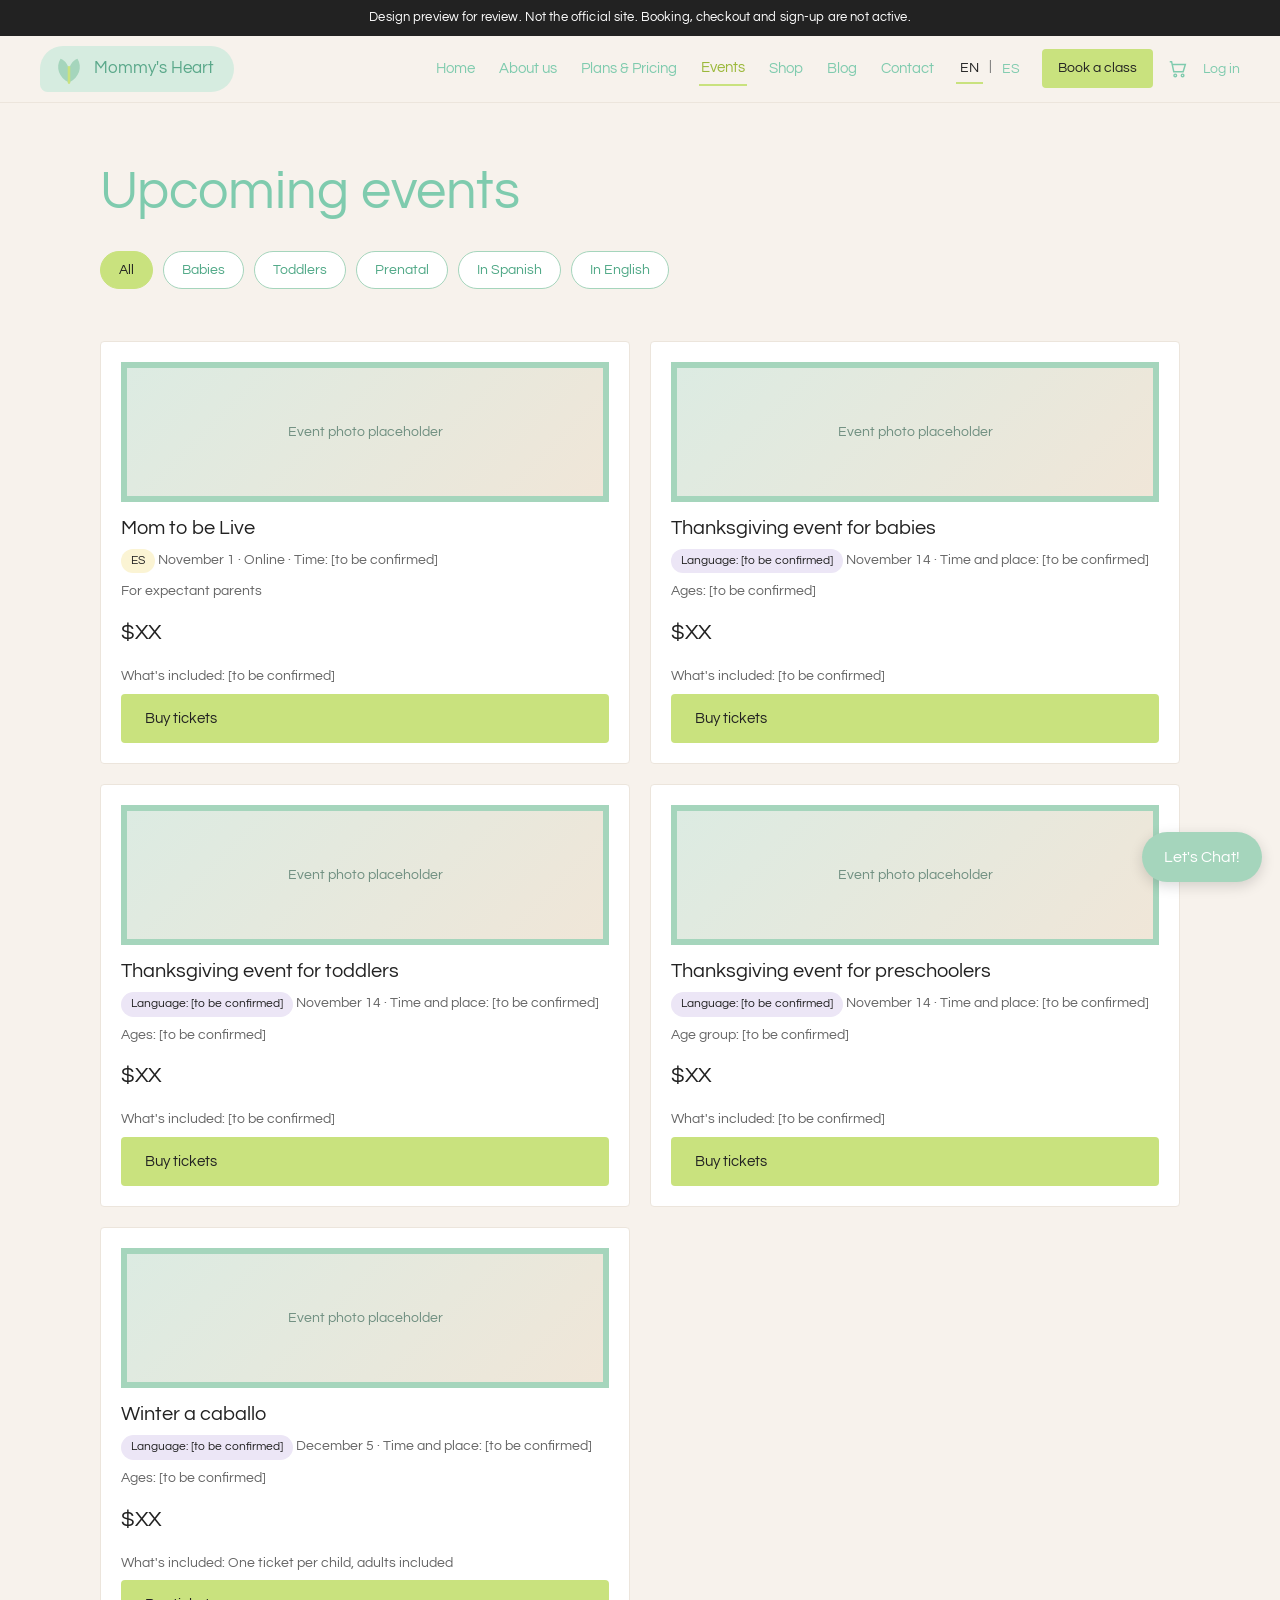
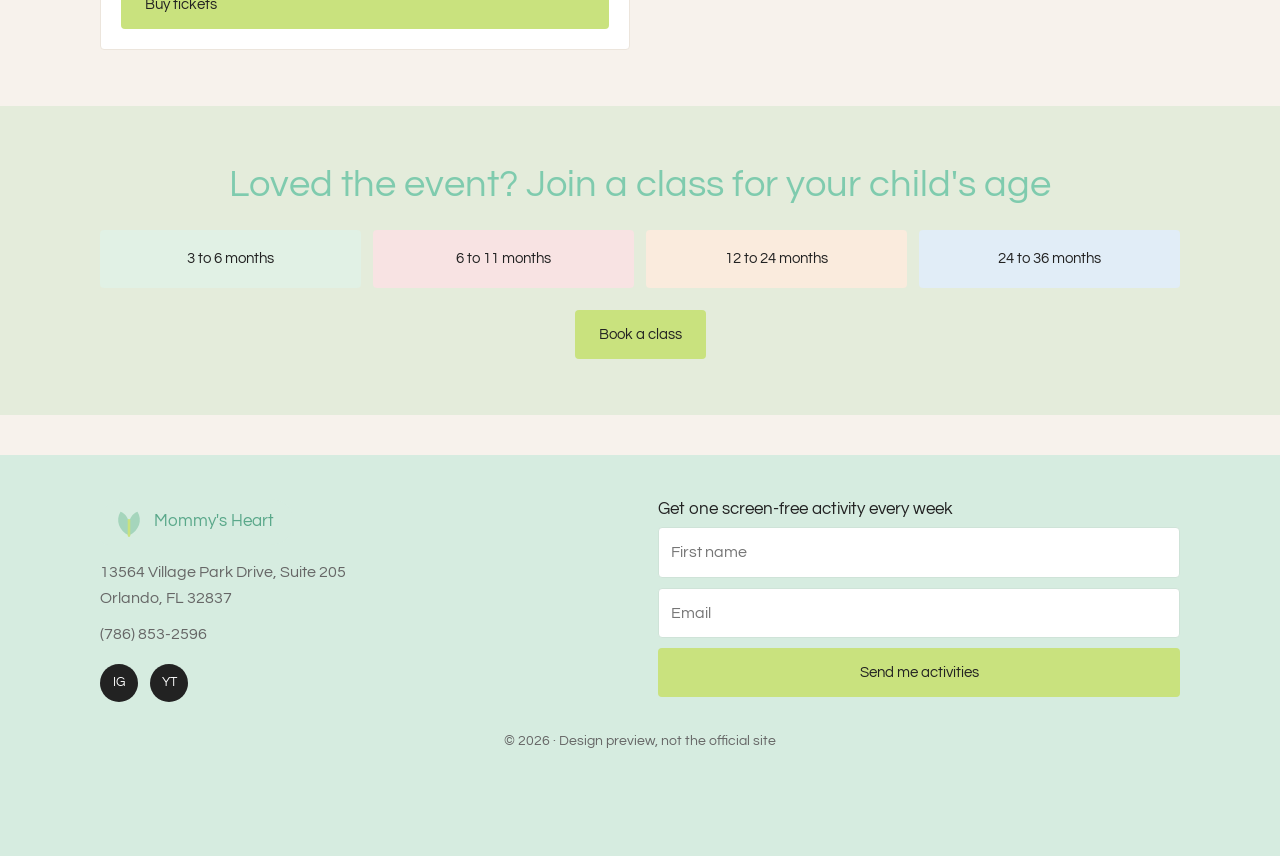
<file: events.html>
<!doctype html>
<html lang="en">
<head>
<meta charset="utf-8">
<meta name="viewport" content="width=device-width,initial-scale=1">
<meta name="robots" content="noindex, nofollow">
<title>Events | Mommy's Heart redesign preview</title>
<link rel="preconnect" href="https://fonts.googleapis.com">
<link href="https://fonts.googleapis.com/css2?family=Questrial&family=Mansalva&display=swap" rel="stylesheet">
<link rel="stylesheet" href="assets/css/styles.css">
</head>
<body data-page="events">
<main>

<section class="section" style="padding-bottom:20px">
  <div class="wrap">
    <h1 data-i18n="events.h1">Upcoming events</h1>
    <div class="chips" role="group" aria-label="Filter events">
      <button class="chip" data-filter="all" aria-pressed="true">All</button>
      <button class="chip" data-filter="babies" aria-pressed="false">Babies</button>
      <button class="chip" data-filter="toddlers" aria-pressed="false">Toddlers</button>
      <button class="chip" data-filter="prenatal" aria-pressed="false">Prenatal</button>
      <button class="chip" data-filter="es" aria-pressed="false">In Spanish</button>
      <button class="chip" data-filter="en" aria-pressed="false">In English</button>
    </div>
  </div>
</section>

<section class="section" style="padding-top:10px">
  <div class="wrap grid g2">
    <article class="card" data-tags="prenatal es"><div class="ph">Event photo placeholder</div><h3>Mom to be Live</h3>
      <p class="meta"><span class="tag t-es">ES</span> November 1 &middot; Online &middot; Time: [to be confirmed]</p><p class="meta">For expectant parents</p>
      <p class="price">$XX</p><p class="meta">What's included: [to be confirmed]</p><a class="btn" href="#" data-preview data-i18n="btn.tickets">Buy tickets</a></article>
    <article class="card" data-tags="babies"><div class="ph">Event photo placeholder</div><h3>Thanksgiving event for babies</h3>
      <p class="meta"><span class="tag t-bi">Language: [to be confirmed]</span> November 14 &middot; Time and place: [to be confirmed]</p><p class="meta">Ages: [to be confirmed]</p>
      <p class="price">$XX</p><p class="meta">What's included: [to be confirmed]</p><a class="btn" href="#" data-preview data-i18n="btn.tickets">Buy tickets</a></article>
    <article class="card" data-tags="toddlers"><div class="ph">Event photo placeholder</div><h3>Thanksgiving event for toddlers</h3>
      <p class="meta"><span class="tag t-bi">Language: [to be confirmed]</span> November 14 &middot; Time and place: [to be confirmed]</p><p class="meta">Ages: [to be confirmed]</p>
      <p class="price">$XX</p><p class="meta">What's included: [to be confirmed]</p><a class="btn" href="#" data-preview data-i18n="btn.tickets">Buy tickets</a></article>
    <article class="card" data-tags="toddlers"><div class="ph">Event photo placeholder</div><h3>Thanksgiving event for preschoolers</h3>
      <p class="meta"><span class="tag t-bi">Language: [to be confirmed]</span> November 14 &middot; Time and place: [to be confirmed]</p><p class="meta">Age group: [to be confirmed]</p>
      <p class="price">$XX</p><p class="meta">What's included: [to be confirmed]</p><a class="btn" href="#" data-preview data-i18n="btn.tickets">Buy tickets</a></article>
    <article class="card" data-tags="babies toddlers"><div class="ph">Event photo placeholder</div><h3>Winter a caballo</h3>
      <p class="meta"><span class="tag t-bi">Language: [to be confirmed]</span> December 5 &middot; Time and place: [to be confirmed]</p><p class="meta">Ages: [to be confirmed]</p>
      <p class="price">$XX</p><p class="meta">What's included: One ticket per child, adults included</p><a class="btn" href="#" data-preview data-i18n="btn.tickets">Buy tickets</a></article>
  </div>
</section>

<section class="section sage">
  <div class="wrap" style="text-align:center">
    <h2 data-i18n="events.loved">Loved the event? Join a class for your child's age</h2>
    <div class="age-row" style="grid-template-columns:repeat(4,1fr);margin:22px 0">
      <a class="age a1" href="book.html#group">3 to 6 months</a><a class="age a2" href="book.html#group">6 to 11 months</a><a class="age a3" href="book.html#group">12 to 24 months</a><a class="age a4" href="book.html#group">24 to 36 months</a>
    </div>
    <a class="btn" href="book.html" data-i18n="btn.book">Book a class</a>
  </div>
</section>

</main>
<script src="assets/js/i18n.js"></script>
<script src="assets/js/main.js"></script>
</body>
</html>
</file>
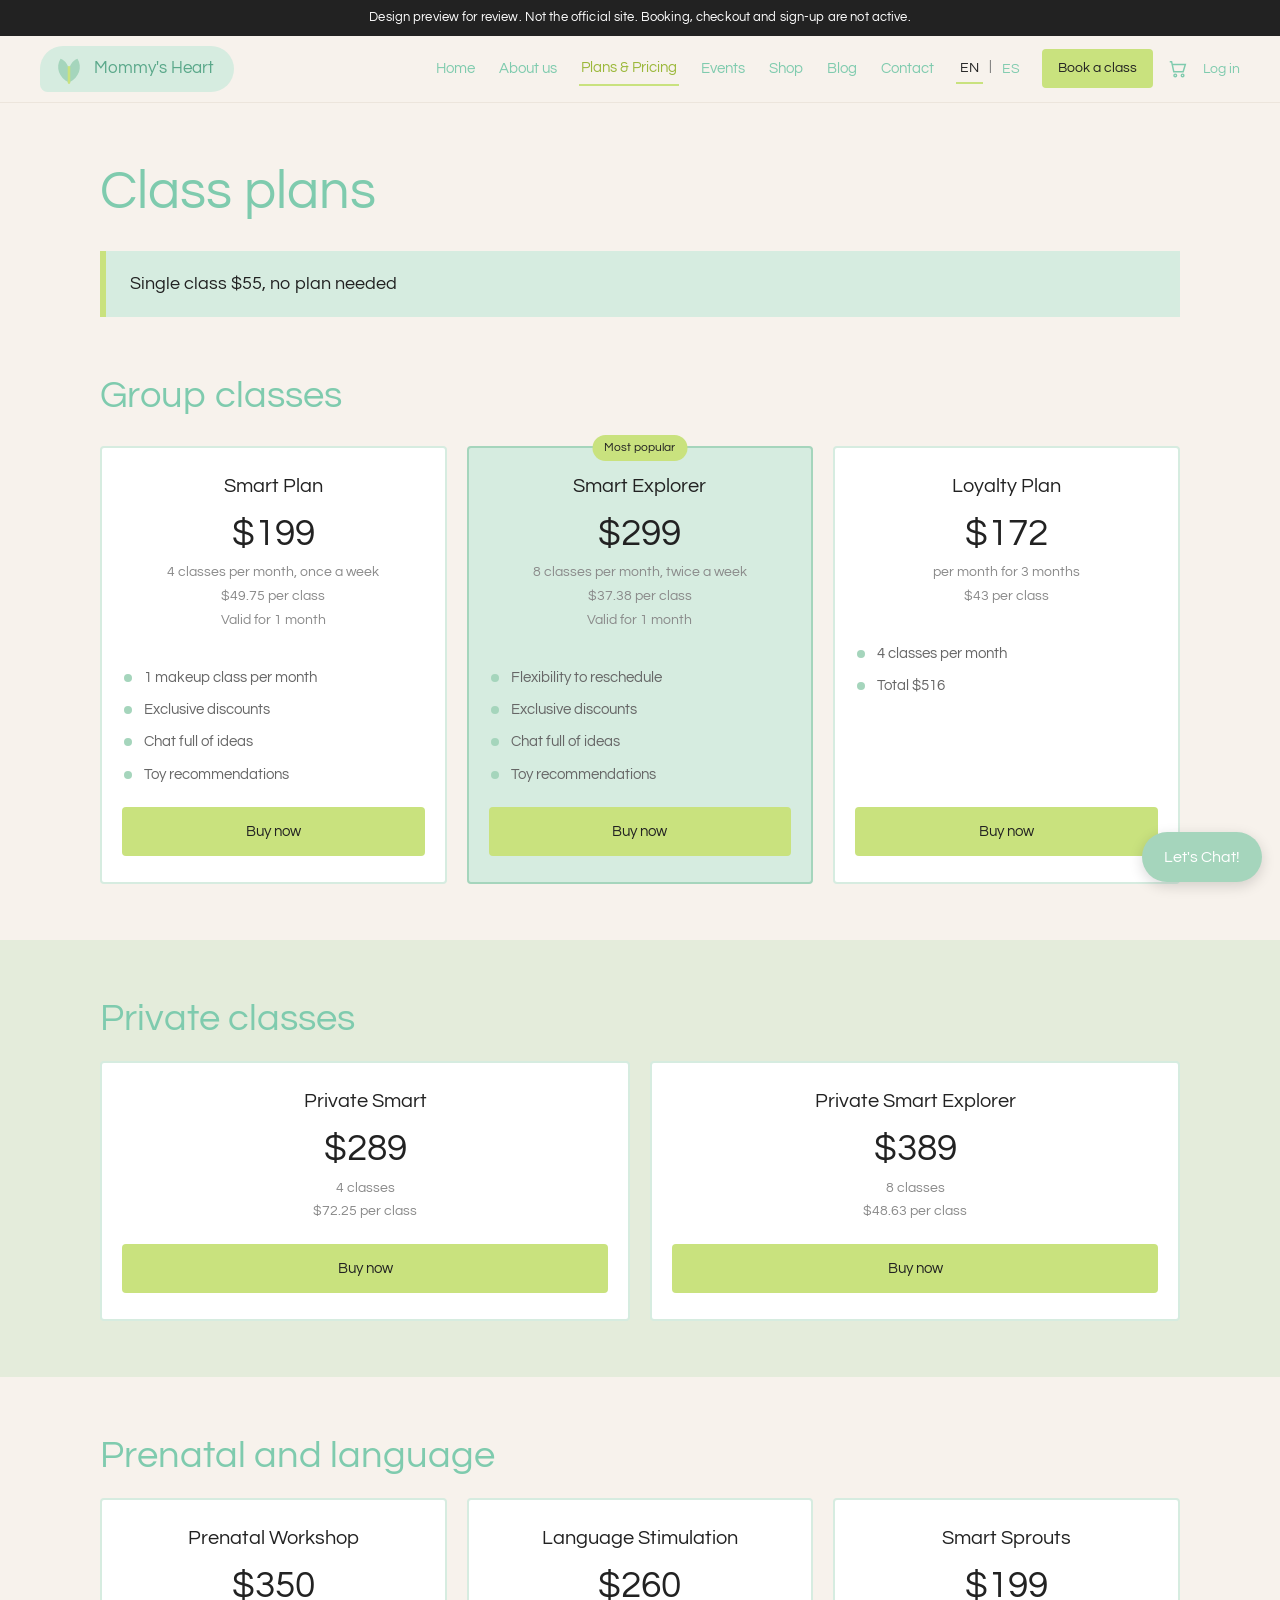
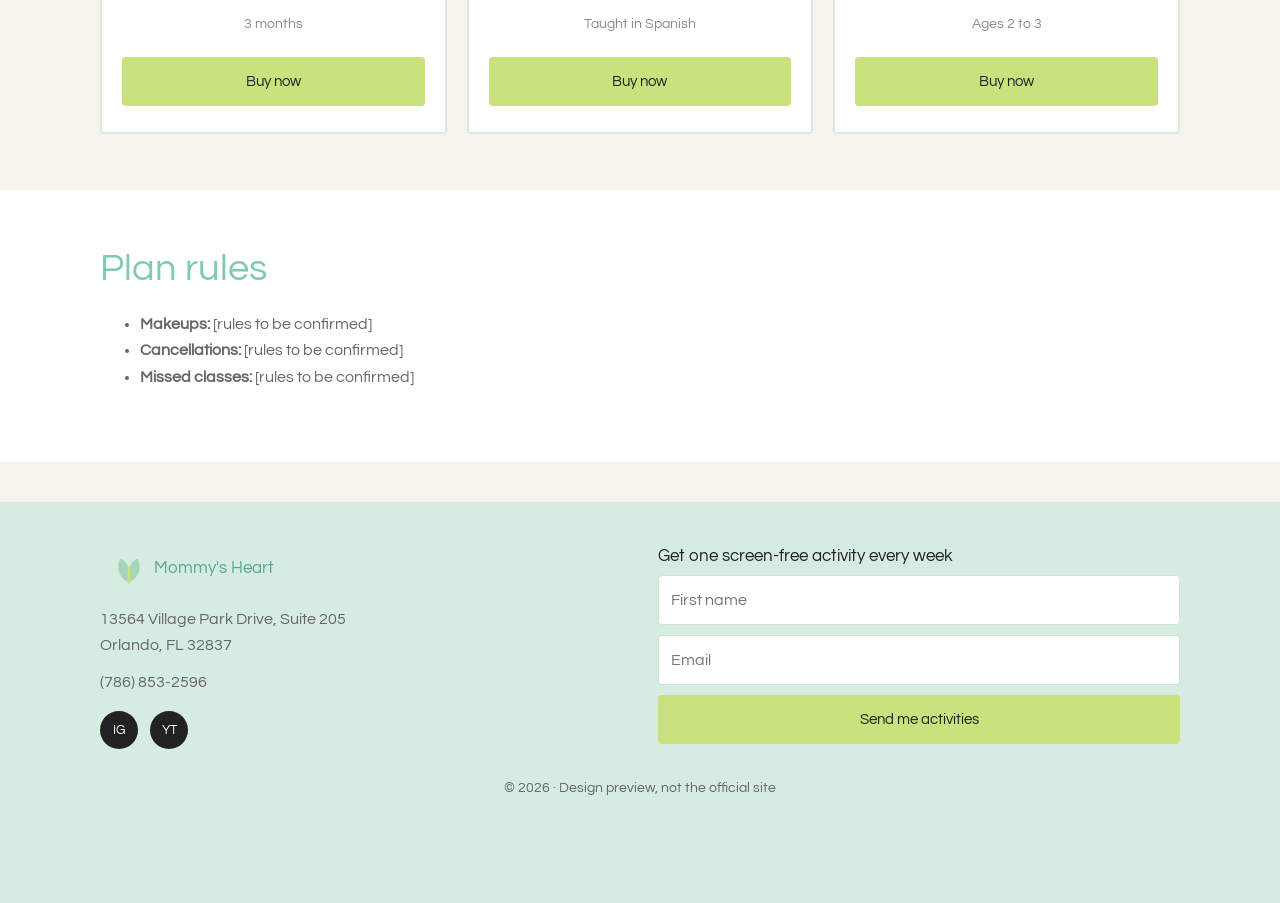
<file: plans.html>
<!doctype html>
<html lang="en">
<head>
<meta charset="utf-8">
<meta name="viewport" content="width=device-width,initial-scale=1">
<meta name="robots" content="noindex, nofollow">
<title>Plans &amp; Pricing | Mommy's Heart redesign preview</title>
<link rel="preconnect" href="https://fonts.googleapis.com">
<link href="https://fonts.googleapis.com/css2?family=Questrial&family=Mansalva&display=swap" rel="stylesheet">
<link rel="stylesheet" href="assets/css/styles.css">
</head>
<body data-page="plans">
<main>

<section class="section" style="padding-bottom:20px">
  <div class="wrap">
    <h1 data-i18n="plans.h1">Class plans</h1>
    <div class="banner" data-i18n="plans.strip">Single class $55, no plan needed</div>
  </div>
</section>

<section class="section" style="padding-top:10px">
  <div class="wrap">
    <h2>Group classes</h2>
    <div class="grid g3" style="margin-top:26px">
      <div class="plan"><h3>Smart Plan</h3><div class="big">$199</div>
        <p class="muted">4 classes per month, once a week<br>$49.75 per class<br>Valid for 1 month</p>
        <ul><li>1 makeup class per month</li><li>Exclusive discounts</li><li>Chat full of ideas</li><li>Toy recommendations</li></ul>
        <a class="btn" href="#" data-preview data-i18n="btn.buy">Buy now</a></div>
      <div class="plan featured"><span class="badge pop" data-i18n="plans.pop">Most popular</span><h3>Smart Explorer</h3><div class="big">$299</div>
        <p class="muted">8 classes per month, twice a week<br>$37.38 per class<br>Valid for 1 month</p>
        <ul><li>Flexibility to reschedule</li><li>Exclusive discounts</li><li>Chat full of ideas</li><li>Toy recommendations</li></ul>
        <a class="btn" href="#" data-preview data-i18n="btn.buy">Buy now</a></div>
      <div class="plan"><h3>Loyalty Plan</h3><div class="big">$172</div>
        <p class="muted">per month for 3 months<br>$43 per class</p>
        <ul><li>4 classes per month</li><li>Total $516</li></ul>
        <a class="btn" href="#" data-preview data-i18n="btn.buy">Buy now</a></div>
    </div>
  </div>
</section>

<section class="section sage">
  <div class="wrap">
    <h2>Private classes</h2>
    <div class="grid g2">
      <div class="plan"><h3>Private Smart</h3><div class="big">$289</div><p class="muted">4 classes<br>$72.25 per class</p><a class="btn" href="#" data-preview data-i18n="btn.buy">Buy now</a></div>
      <div class="plan"><h3>Private Smart Explorer</h3><div class="big">$389</div><p class="muted">8 classes<br>$48.63 per class</p><a class="btn" href="#" data-preview data-i18n="btn.buy">Buy now</a></div>
    </div>
  </div>
</section>

<section class="section">
  <div class="wrap">
    <h2>Prenatal and language</h2>
    <div class="grid g3">
      <div class="plan"><h3>Prenatal Workshop</h3><div class="big">$350</div><p class="muted">3 months</p><a class="btn" href="#" data-preview data-i18n="btn.buy">Buy now</a></div>
      <div class="plan"><h3>Language Stimulation</h3><div class="big">$260</div><p class="muted">Taught in Spanish</p><a class="btn" href="#" data-preview data-i18n="btn.buy">Buy now</a></div>
      <div class="plan"><h3>Smart Sprouts</h3><div class="big">$199</div><p class="muted">Ages 2 to 3</p><a class="btn" href="#" data-preview data-i18n="btn.buy">Buy now</a></div>
    </div>
  </div>
</section>

<section class="section white">
  <div class="wrap">
    <h2>Plan rules</h2>
    <ul>
      <li><strong>Makeups:</strong> [rules to be confirmed]</li>
      <li><strong>Cancellations:</strong> [rules to be confirmed]</li>
      <li><strong>Missed classes:</strong> [rules to be confirmed]</li>
    </ul>
  </div>
</section>

</main>
<script src="assets/js/i18n.js"></script>
<script src="assets/js/main.js"></script>
</body>
</html>
</file>
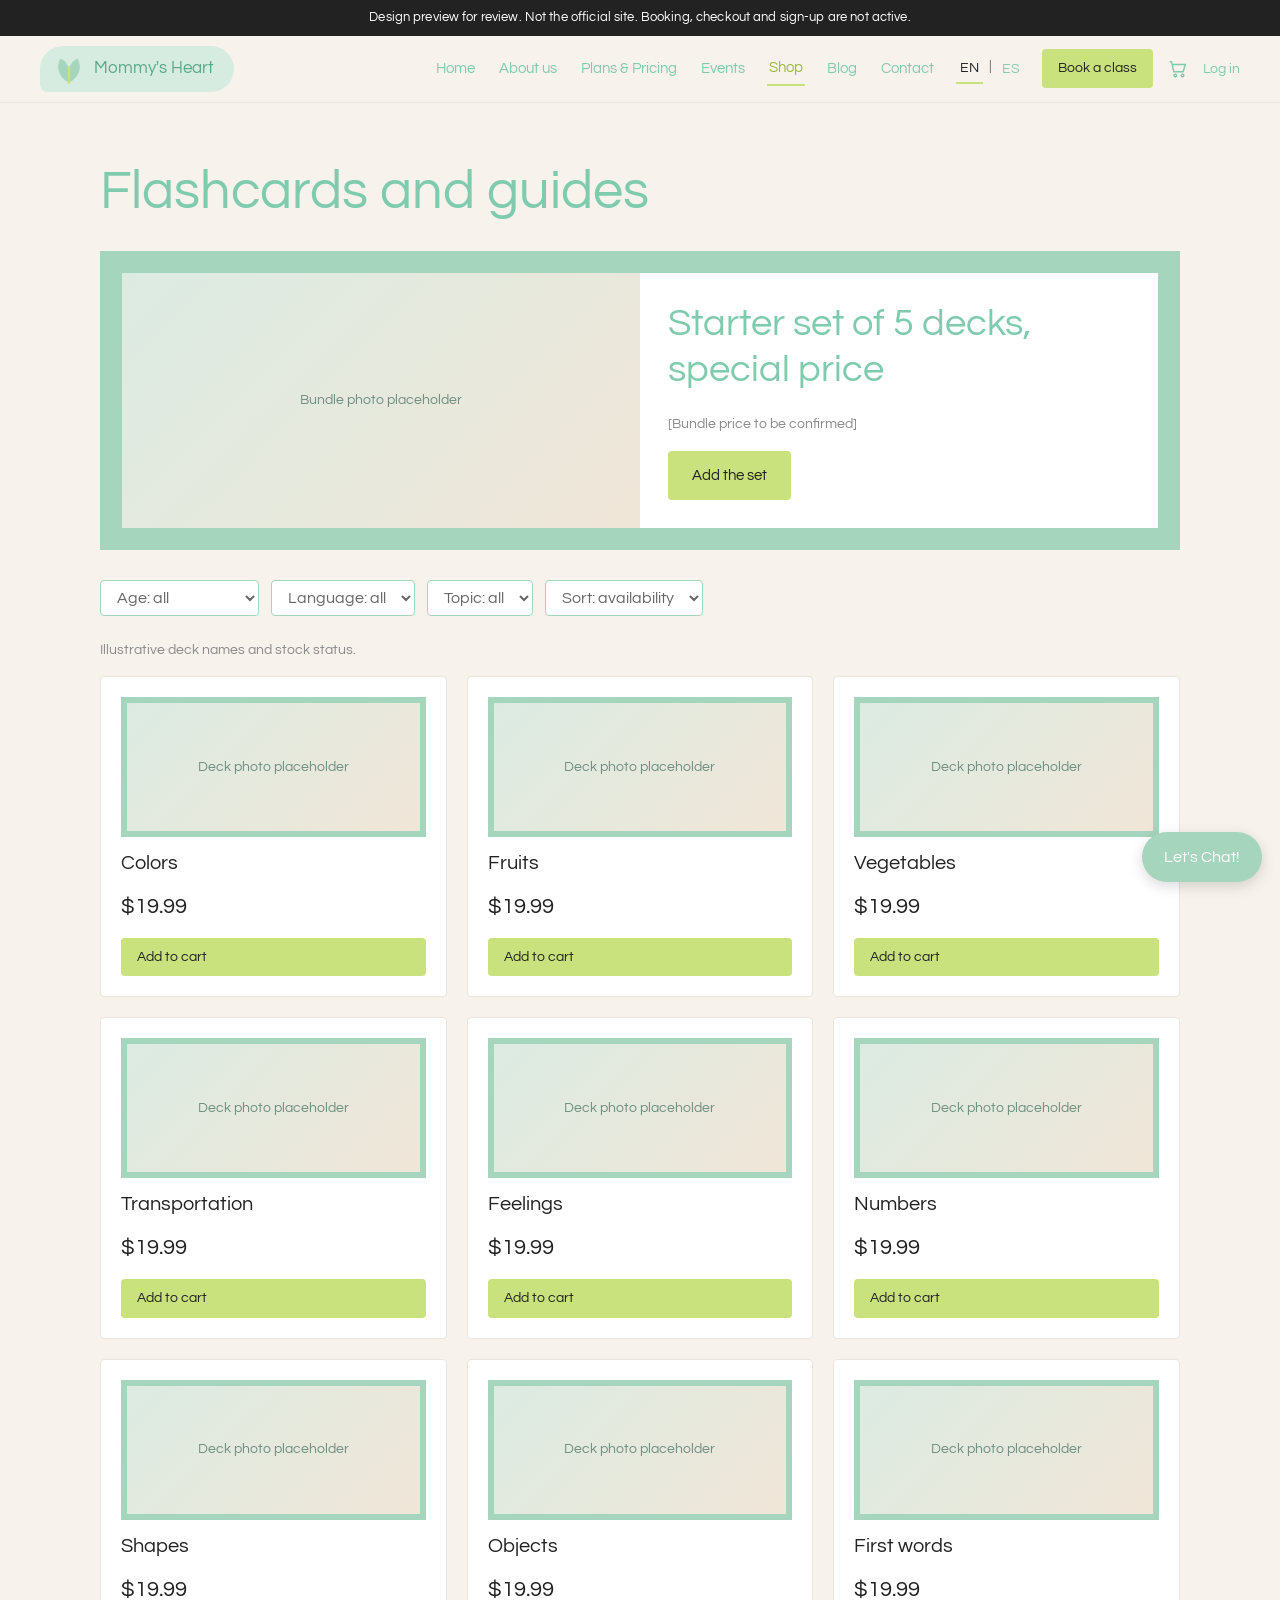
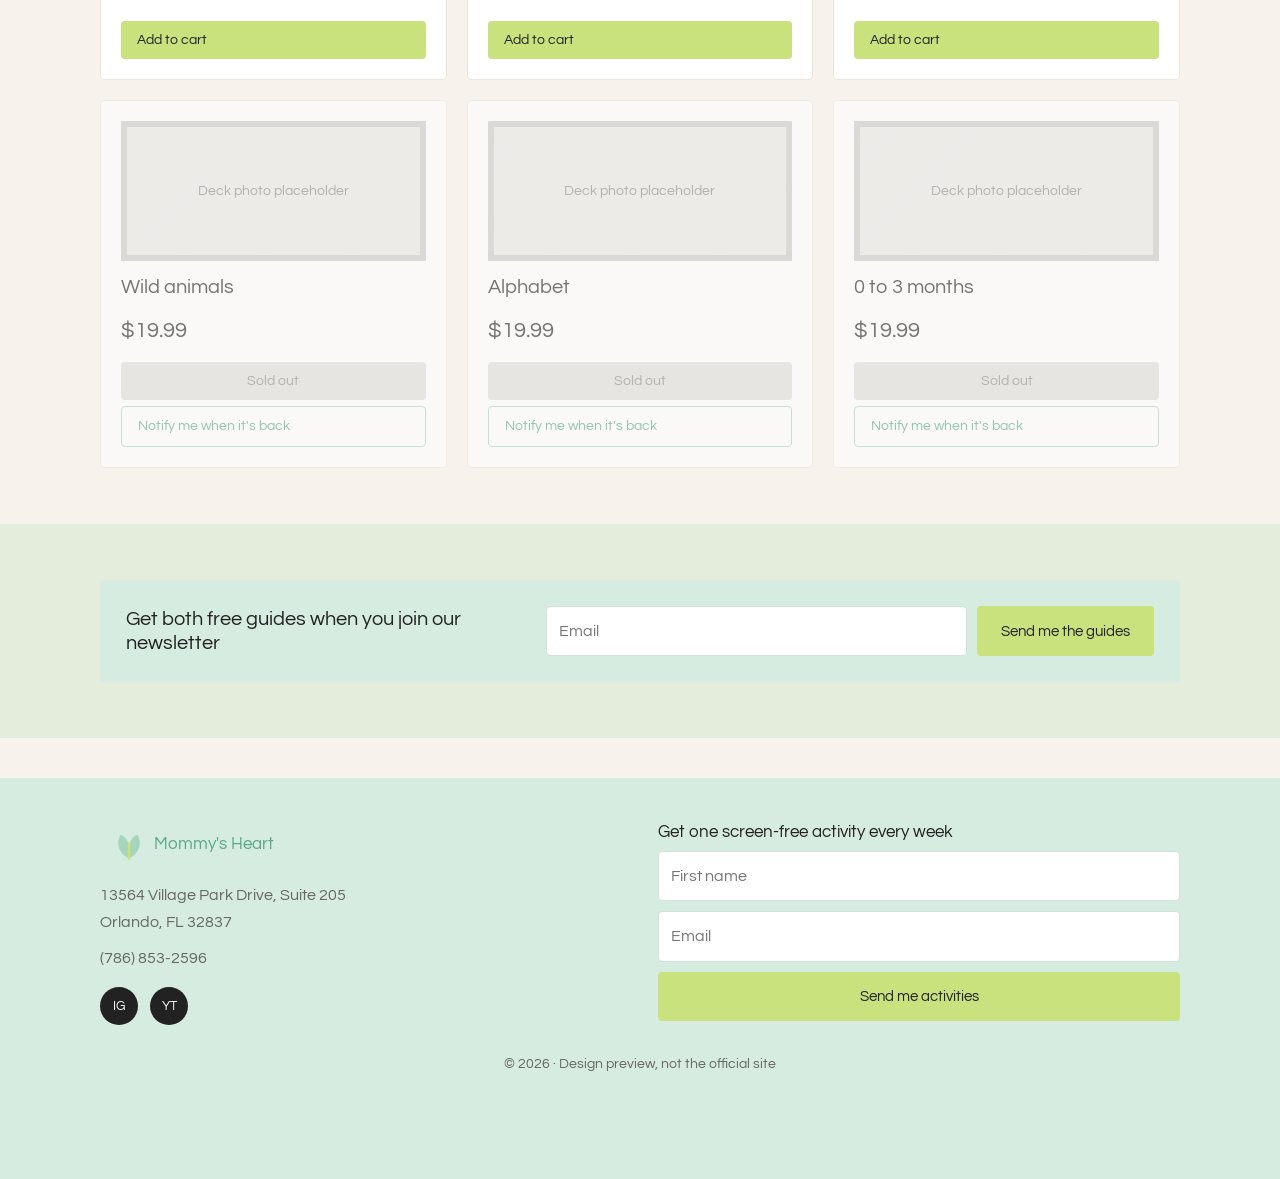
<file: shop.html>
<!doctype html>
<html lang="en">
<head>
<meta charset="utf-8">
<meta name="viewport" content="width=device-width,initial-scale=1">
<meta name="robots" content="noindex, nofollow">
<title>Shop | Mommy's Heart redesign preview</title>
<link rel="preconnect" href="https://fonts.googleapis.com">
<link href="https://fonts.googleapis.com/css2?family=Questrial&family=Mansalva&display=swap" rel="stylesheet">
<link rel="stylesheet" href="assets/css/styles.css">
</head>
<body data-page="shop">
<main>

<section class="section" style="padding-bottom:20px">
  <div class="wrap">
    <h1 data-i18n="shop.h1">Flashcards and guides</h1>
    <div class="frame"><div class="frame-in">
      <div class="ph" style="border:0;min-height:200px">Bundle photo placeholder</div>
      <div class="txt"><h2 data-i18n="shop.bundle">Starter set of 5 decks, special price</h2><p class="muted">[Bundle price to be confirmed]</p><a class="btn" href="#" data-preview>Add the set</a></div>
    </div></div>
  </div>
</section>

<section class="section" style="padding-top:10px">
  <div class="wrap">
    <div class="filters">
      <label class="sr" for="f-age">Age</label><select id="f-age"><option value="all">Age: all</option><option value="0-3">0 to 3 months</option><option value="12-24">12 to 24 months</option><option value="24-36">24 to 36 months</option></select>
      <label class="sr" for="f-lang">Language</label><select id="f-lang"><option value="all">Language: all</option><option value="es">Spanish</option><option value="en">English</option></select>
      <label class="sr" for="f-topic">Topic</label><select id="f-topic"><option value="all">Topic: all</option><option value="basics">Basics</option><option value="food">Food</option><option value="animals">Animals</option><option value="world">World</option><option value="social">Feelings</option></select>
      <label class="sr" for="sort">Sort</label><select id="sort"><option value="availability">Sort: availability</option><option value="name">Sort: name</option></select>
    </div>
    <p class="muted">Illustrative deck names and stock status.</p>
    <div class="grid g3" id="decks">
    <article class="card" data-age="all" data-lang="es" data-topic="basics"><div class="ph">Deck photo placeholder</div><h3>Colors</h3><p class="price">$19.99</p><a class="btn small" href="#" data-preview data-i18n="btn.cart">Add to cart</a></article>
    <article class="card" data-age="12-24" data-lang="es" data-topic="food"><div class="ph">Deck photo placeholder</div><h3>Fruits</h3><p class="price">$19.99</p><a class="btn small" href="#" data-preview data-i18n="btn.cart">Add to cart</a></article>
    <article class="card" data-age="12-24" data-lang="es" data-topic="food"><div class="ph">Deck photo placeholder</div><h3>Vegetables</h3><p class="price">$19.99</p><a class="btn small" href="#" data-preview data-i18n="btn.cart">Add to cart</a></article>
    <article class="card" data-age="24-36" data-lang="en" data-topic="world"><div class="ph">Deck photo placeholder</div><h3>Transportation</h3><p class="price">$19.99</p><a class="btn small" href="#" data-preview data-i18n="btn.cart">Add to cart</a></article>
    <article class="card" data-age="24-36" data-lang="es" data-topic="social"><div class="ph">Deck photo placeholder</div><h3>Feelings</h3><p class="price">$19.99</p><a class="btn small" href="#" data-preview data-i18n="btn.cart">Add to cart</a></article>
    <article class="card" data-age="12-24" data-lang="en" data-topic="basics"><div class="ph">Deck photo placeholder</div><h3>Numbers</h3><p class="price">$19.99</p><a class="btn small" href="#" data-preview data-i18n="btn.cart">Add to cart</a></article>
    <article class="card" data-age="12-24" data-lang="en" data-topic="basics"><div class="ph">Deck photo placeholder</div><h3>Shapes</h3><p class="price">$19.99</p><a class="btn small" href="#" data-preview data-i18n="btn.cart">Add to cart</a></article>
    <article class="card" data-age="12-24" data-lang="es" data-topic="basics"><div class="ph">Deck photo placeholder</div><h3>Objects</h3><p class="price">$19.99</p><a class="btn small" href="#" data-preview data-i18n="btn.cart">Add to cart</a></article>
    <article class="card" data-age="12-24" data-lang="es" data-topic="basics"><div class="ph">Deck photo placeholder</div><h3>First words</h3><p class="price">$19.99</p><a class="btn small" href="#" data-preview data-i18n="btn.cart">Add to cart</a></article>
    <article class="card soldout" data-age="12-24" data-lang="es" data-topic="animals"><div class="ph">Deck photo placeholder</div><h3>Wild animals</h3><p class="price">$19.99</p><button class="btn small" disabled>Sold out</button><a class="btn small ghost" href="#" data-preview>Notify me when it's back</a></article>
    <article class="card soldout" data-age="24-36" data-lang="es" data-topic="basics"><div class="ph">Deck photo placeholder</div><h3>Alphabet</h3><p class="price">$19.99</p><button class="btn small" disabled>Sold out</button><a class="btn small ghost" href="#" data-preview>Notify me when it's back</a></article>
    <article class="card soldout" data-age="0-3" data-lang="en" data-topic="basics"><div class="ph">Deck photo placeholder</div><h3>0 to 3 months</h3><p class="price">$19.99</p><button class="btn small" disabled>Sold out</button><a class="btn small ghost" href="#" data-preview>Notify me when it's back</a></article>
    </div>
  </div>
</section>

<section class="section sage">
  <div class="wrap">
    <div class="nl-band"><h3 data-i18n="shop.free">Get both free guides when you join our newsletter</h3>
      <form data-preview-form><label class="sr" for="gm">Email</label><input id="gm" type="email" placeholder="Email"><button class="btn" type="submit">Send me the guides</button></form></div>
  </div>
</section>

</main>
<script src="assets/js/i18n.js"></script>
<script src="assets/js/main.js"></script>
</body>
</html>
</file>
<file: assets/css/styles.css>
/* The Mommy's Heart redesign preview. Style follows the live site: cream, mint, lime, light Questrial type. */
:root{
  --cream:#F7F2EC;
  --sage:#E4ECDB;
  --mint:#A5D5BC;
  --mint-text:#7FCBAE;
  --mint-soft:#D6ECE0;
  --lime:#C9E27E;
  --lime-dark:#B7D161;
  --text:#666;
  --dark:#222;
  --white:#fff;
  --age-green:#E1F1E5;
  --age-pink:#F8E3E3;
  --age-peach:#FAEBDD;
  --age-blue:#E1EDF7;
  --age-purple:#ECE6F6;
  --radius:4px;
  --max:1120px;
}
*{box-sizing:border-box}
html{scroll-behavior:smooth}
body{margin:0;font-family:'Questrial',system-ui,-apple-system,'Segoe UI',sans-serif;font-weight:400;background:var(--cream);color:var(--text);line-height:1.65;font-size:16px}
img,svg{max-width:100%;display:block}
a{color:inherit}
h1,h2,h3,h4{font-weight:400;color:var(--mint-text);line-height:1.2;margin:0 0 .5em}
h1{font-size:clamp(2rem,5vw,3.4rem)}
h2{font-size:clamp(1.6rem,3.6vw,2.4rem)}
h3{font-size:1.25rem;color:var(--dark)}
p{margin:0 0 1em}
.wrap{max-width:var(--max);margin:0 auto;padding:0 20px}
.section{padding:56px 0;position:relative}
.section.sage{background:var(--sage)}
.section.white{background:var(--white)}
.script{font-family:'Mansalva','Caveat Brush',cursive;color:var(--dark);font-size:clamp(2.4rem,7vw,4.4rem);line-height:1;display:block;margin-bottom:.2em}
.lead{font-size:1.15rem}
.muted{font-size:.9rem;color:#8a8a8a}
.sr{position:absolute;left:-9999px}
:focus-visible{outline:3px solid var(--dark);outline-offset:2px}

/* preview banner */
.preview-banner{background:var(--dark);color:#fff;font-size:.82rem;text-align:center;padding:7px 12px;letter-spacing:.01em}

/* header */
.site-header{background:var(--cream);position:sticky;top:0;z-index:50;border-bottom:1px solid #ece5dc}
.header-in{max-width:1240px;margin:0 auto;padding:10px 20px;display:flex;align-items:center;gap:18px}
.logo{display:flex;align-items:center;gap:8px;text-decoration:none;background:var(--mint-soft);border-radius:60px 60px 60px 20px;padding:6px 20px 6px 12px;color:#5aa88a;font-size:1.05rem;white-space:nowrap}
.logo svg{width:34px;height:34px}
.nav{display:flex;gap:4px 20px;align-items:center;margin-left:auto;flex-wrap:wrap}
.nav a{text-decoration:none;color:var(--mint-text);font-size:.95rem;padding:4px 2px}
.nav a:hover{color:#4fa886}
.nav a.active{color:#9bb83a;border-bottom:2px solid var(--lime)}
.lang{display:flex;gap:6px;font-size:.9rem;white-space:nowrap}
.lang button{background:none;border:0;font:inherit;color:var(--mint-text);cursor:pointer;padding:2px 4px}
.lang button[aria-pressed="true"]{color:var(--dark);border-bottom:2px solid var(--lime)}
.head-tools{display:flex;align-items:center;gap:14px;font-size:.9rem;color:var(--mint-text)}
.head-tools a{text-decoration:none}
.cart{position:relative;display:inline-flex}
.cart svg{width:22px;height:22px}
.menu-btn{display:none;background:none;border:1px solid var(--mint);border-radius:var(--radius);padding:6px 10px;color:var(--mint-text);font:inherit;cursor:pointer;margin-left:auto}

/* buttons */
.btn{display:inline-block;background:var(--lime);color:var(--dark);text-decoration:none;border:0;border-radius:var(--radius);padding:12px 24px;font:inherit;font-size:.95rem;cursor:pointer;transition:background .15s}
.btn:hover{background:var(--lime-dark)}
.btn.small{padding:8px 16px;font-size:.85rem}
.btn.block{display:block;width:100%;text-align:center}
.btn.ghost{background:transparent;border:1px solid var(--mint);color:#4fa886}
.btn[disabled]{background:#ddd;color:#888;cursor:not-allowed}
.link{color:#4fa886}

/* blobs */
.blob{position:absolute;pointer-events:none;z-index:0;opacity:.9}
.blob.lime{background:var(--lime);border-radius:58% 42% 62% 38% / 55% 60% 40% 45%}
.blob.mint{background:var(--mint);border-radius:40% 60% 46% 54% / 60% 40% 60% 40%}
.wrap>*{position:relative;z-index:1}

/* hero */
.hero{padding:48px 0 40px;overflow:hidden}
.hero-grid{display:grid;grid-template-columns:1.1fr .9fr;gap:36px;align-items:center}
.hero h1{color:var(--mint-text)}
.cta-row{display:flex;gap:18px;align-items:center;flex-wrap:wrap;margin-top:22px}
.ph{background:linear-gradient(135deg,#dcebe2,#f0e6d8);border:8px solid var(--mint);display:flex;align-items:center;justify-content:center;text-align:center;color:#6f8f80;font-size:.85rem;padding:12px;min-height:180px}
.ph.round{border-radius:36px}
.ph.tall{min-height:340px}
.ph.sq{aspect-ratio:1/1;min-height:0}
.ph.wide{aspect-ratio:16/9;min-height:0}

/* age buttons */
.age-row{display:grid;grid-template-columns:repeat(6,1fr);gap:12px}
.age{display:block;text-align:center;text-decoration:none;padding:16px 8px;border-radius:var(--radius);color:var(--dark);font-size:.95rem}
.age.a1{background:var(--age-green)}.age.a2{background:var(--age-pink)}.age.a3{background:var(--age-peach)}.age.a4{background:var(--age-blue)}.age.a5{background:#FBF4D4}.age.a6{background:var(--age-purple)}
.age:hover{filter:brightness(.97)}
.tag{display:inline-block;font-size:.78rem;padding:2px 10px;border-radius:20px;background:var(--age-blue);color:var(--dark)}
.tag.t-es{background:#FBF4D4}.tag.t-en{background:var(--mint-soft)}.tag.t-bi{background:var(--age-purple)}

/* frame cards: mint frame around image + white text */
.frame{background:var(--mint);padding:22px}
.frame-in{background:var(--white);display:grid;grid-template-columns:1fr 1fr;gap:0;align-items:stretch}
.frame-in .txt{padding:28px}
.card{background:var(--white);border:1px solid #ece5dc;border-radius:var(--radius);padding:20px;display:flex;flex-direction:column;gap:6px}
.card .ph{min-height:140px;border-width:6px}
.card h3{margin:8px 0 2px}
.card .meta{font-size:.9rem;margin:0}
.card .price{font-size:1.4rem;color:var(--dark);margin:6px 0}
.card .btn{margin-top:auto}
.grid{display:grid;gap:20px}
.g2{grid-template-columns:repeat(2,1fr)}
.g3{grid-template-columns:repeat(3,1fr)}
.g4{grid-template-columns:repeat(4,1fr)}
.badge{display:inline-block;background:var(--lime);color:var(--dark);font-size:.78rem;padding:3px 12px;border-radius:20px;align-self:flex-start}
.badge.pop{position:absolute;top:-13px;left:50%;transform:translateX(-50%)}
.plan{position:relative;background:var(--white);border:2px solid var(--mint-soft);border-radius:var(--radius);padding:26px 20px;text-align:center;display:flex;flex-direction:column;gap:6px}
.plan.featured{border-color:var(--mint);background:var(--mint-soft)}
.plan .big{font-size:2.3rem;color:var(--dark);line-height:1.1}
.plan ul{list-style:none;padding:0;margin:10px 0;text-align:left;font-size:.92rem}
.plan li{padding:4px 0 4px 22px;position:relative}
.plan li:before{content:"";position:absolute;left:2px;top:12px;width:8px;height:8px;border-radius:50%;background:var(--mint)}
.plan .btn{margin-top:auto}
.banner{background:var(--mint-soft);border-left:6px solid var(--lime);padding:18px 24px;margin:0 0 26px;font-size:1.15rem;color:var(--dark)}

/* first visit */
.first{background:var(--mint-soft);padding:30px;border-radius:var(--radius)}
.first h2{text-align:center;color:var(--dark)}
.five{display:grid;grid-template-columns:repeat(5,1fr);gap:12px;margin-top:18px}
.five details{background:var(--white);border-radius:var(--radius);padding:14px;font-size:.9rem}
.five summary{cursor:pointer;color:var(--dark)}

/* accordion */
details.faq{background:var(--white);border:1px solid #ece5dc;border-radius:var(--radius);padding:14px 18px;margin-bottom:10px}
details.faq summary{cursor:pointer;color:var(--dark)}

/* strip */
.strip{display:grid;grid-template-columns:repeat(7,1fr);gap:8px}
.strip .ph{min-height:90px;border-width:4px;font-size:.72rem;padding:4px}

/* testimonials */
.quote{background:var(--white);border:1px solid #ece5dc;border-radius:var(--radius);padding:20px;font-size:.95rem}
.quote small{display:block;color:#8a8a8a;margin-top:8px}

/* calendar */
.cal-wrap{display:grid;grid-template-columns:1.4fr 1fr;gap:26px}
.cal{background:var(--white);border:1px solid #ece5dc;padding:18px;border-radius:var(--radius)}
.cal-head{display:flex;justify-content:space-between;align-items:center;margin-bottom:10px;color:var(--dark)}
.cal-head button{background:none;border:1px solid var(--mint);border-radius:var(--radius);padding:4px 12px;cursor:pointer;color:var(--mint-text);font:inherit}
.cal-grid{display:grid;grid-template-columns:repeat(7,1fr);gap:4px;text-align:center}
.cal-grid .dow{font-size:.78rem;color:#999;padding:4px 0}
.cal-grid .d{padding:10px 0;border-radius:var(--radius);font-size:.9rem;color:#bbb;background:none;border:0;font-family:inherit}
.cal-grid .d.on{background:var(--mint-soft);color:var(--dark);cursor:pointer}
.cal-grid .d.on:hover{background:var(--mint)}
.cal-grid .d.sel{background:var(--lime);color:var(--dark)}
.times{margin-top:14px;display:flex;gap:10px;flex-wrap:wrap}
.side{background:var(--white);border:1px solid #ece5dc;padding:22px;border-radius:var(--radius);display:flex;flex-direction:column;gap:8px}
.side dl{margin:0}
.side dt{font-size:.8rem;color:#999}
.side dd{margin:0 0 8px;color:var(--dark)}

/* filters */
.chips{display:flex;gap:10px;flex-wrap:wrap;margin-bottom:22px}
.chip{background:var(--white);border:1px solid var(--mint);border-radius:30px;padding:6px 18px;cursor:pointer;font:inherit;font-size:.9rem;color:#4fa886}
.chip[aria-pressed="true"]{background:var(--lime);border-color:var(--lime);color:var(--dark)}
.filters{display:flex;gap:12px;flex-wrap:wrap;margin-bottom:22px}
.filters select{font:inherit;padding:8px 12px;border:1px solid var(--mint);border-radius:var(--radius);background:var(--white);color:var(--text)}
.soldout{opacity:.6}
.soldout .ph{filter:grayscale(1)}
.hidden{display:none!important}

/* newsletter + footer */
.site-footer{background:var(--mint-soft);margin-top:40px;padding:44px 0 90px}
.foot-grid{display:grid;grid-template-columns:1fr 1fr;gap:36px}
.site-footer h4{color:var(--dark);font-size:1.05rem}
.site-footer address{font-style:normal;margin-bottom:10px}
.social{display:flex;gap:12px;margin-top:10px}
.social a{width:38px;height:38px;border-radius:50%;background:var(--dark);color:#fff;display:flex;align-items:center;justify-content:center;font-size:.8rem;text-decoration:none}
.nl{display:flex;flex-direction:column;gap:10px}
.nl input,.field input,.field textarea{font:inherit;padding:11px 12px;border:1px solid #cfe3d8;border-radius:var(--radius);background:var(--white);width:100%}
.copy{margin-top:28px;font-size:.85rem;text-align:center}
.nl-band{background:var(--mint-soft);padding:26px;border-radius:var(--radius);display:flex;gap:16px;flex-wrap:wrap;align-items:center}
.nl-band h3{margin:0;flex:1 1 260px}
.nl-band form{display:flex;gap:10px;flex:2 1 320px;flex-wrap:wrap}
.nl-band input{flex:1 1 200px;font:inherit;padding:11px 12px;border:1px solid #cfe3d8;border-radius:var(--radius)}

/* chat */
.chat{position:fixed;right:18px;bottom:18px;z-index:60;max-width:calc(100vw - 36px)}
.chat-btn{background:var(--mint);color:#fff;border:0;border-radius:30px;padding:12px 22px;font:inherit;cursor:pointer;box-shadow:0 4px 14px rgba(0,0,0,.15)}
.chat-panel{background:var(--white);border-radius:12px;box-shadow:0 6px 22px rgba(0,0,0,.18);padding:16px;width:290px;margin-bottom:10px;font-size:.9rem;color:var(--dark)}
.chat-panel button{float:right;background:none;border:0;cursor:pointer;font-size:1.1rem}

/* toast */
.toast{position:fixed;left:50%;bottom:90px;transform:translateX(-50%);background:var(--dark);color:#fff;padding:10px 20px;border-radius:30px;font-size:.9rem;z-index:80;opacity:0;pointer-events:none;transition:opacity .2s}
.toast.show{opacity:1}

/* article */
.article{max-width:760px;margin:0 auto}
.article .tip{display:grid;grid-template-columns:150px 1fr;gap:18px;padding:16px 0;border-bottom:1px solid #ece5dc;align-items:center}
.article .tip .ph{min-height:100px;border-width:4px}
.cta-box{background:var(--lime);padding:30px;border-radius:var(--radius);display:grid;grid-template-columns:1.2fr 1fr;gap:22px;align-items:center;margin:34px 0}
.cta-box h2{color:var(--dark);margin:0 0 12px;font-size:1.7rem}
.cta-box .quote{margin:0}
.crumbs{font-size:.85rem;color:#8a8a8a;margin-bottom:10px}

.field{margin-bottom:14px}
.field label{display:block;font-size:.85rem;margin-bottom:4px}

@media (max-width:900px){
  .hero-grid,.frame-in,.cal-wrap,.cta-box,.foot-grid{grid-template-columns:1fr}
  .g3,.g4{grid-template-columns:repeat(2,1fr)}
  .age-row{grid-template-columns:repeat(3,1fr)}
  .five{grid-template-columns:repeat(2,1fr)}
  .strip{grid-template-columns:repeat(4,1fr)}
  .menu-btn{display:block}
  .header-in{flex-wrap:wrap}
  .nav,.head-tools{display:none;width:100%}
  .site-header.open .nav,.site-header.open .head-tools{display:flex}
  .nav{flex-direction:column;align-items:flex-start;margin-left:0}
}
@media (max-width:560px){
  .g2,.g3,.g4{grid-template-columns:1fr}
  .age-row{grid-template-columns:repeat(2,1fr)}
  .five{grid-template-columns:1fr}
  .strip{grid-template-columns:repeat(3,1fr)}
  .section{padding:40px 0}
  .article .tip{grid-template-columns:90px 1fr}
  .frame{padding:12px}
}
</file>
